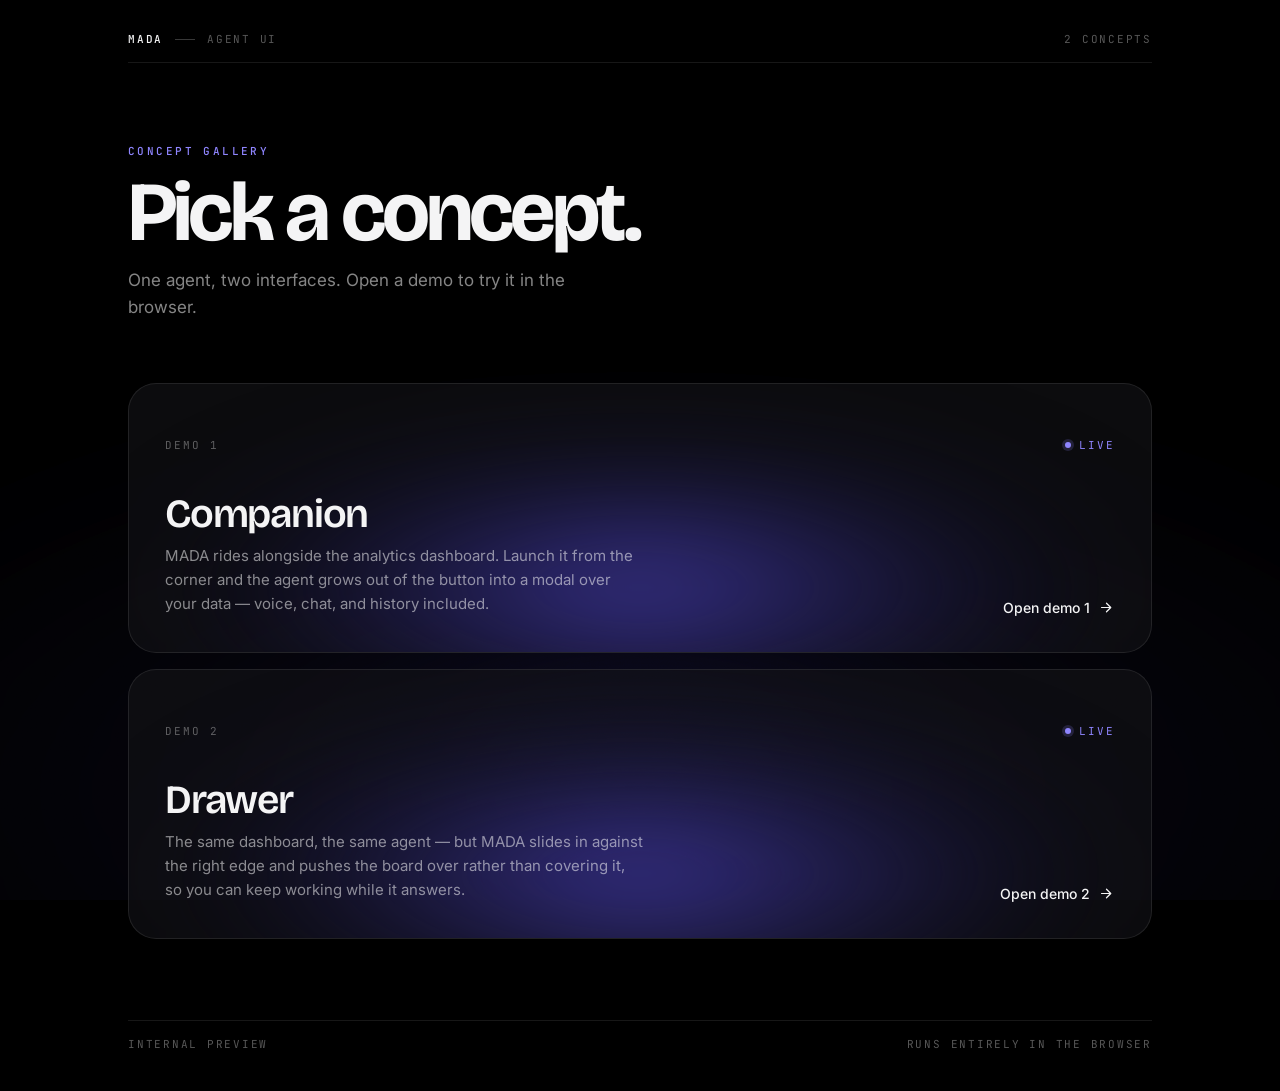
<file: index.html>
<!doctype html>
<!--
  MADA Agent — the whole preview in one file.

  Routes live in the hash and are mirrored onto <html data-view>, which is
  what every scoped style block below keys off:

    #/          gallery          concept picker
    #/demo-1    companion        agent flies out of the launcher as a modal
    #/demo-2    drawer           agent slides in and pushes the board aside
    #/agent     agent            MADA itself — chat, voice, history, scope

  Both demos share one dashboard; only the CSS decides whether the agent
  arrives as a modal or a drawer. The agent still runs in an iframe, which
  now points back at this same file at #/agent — so it keeps its own
  document, and the demos keep their isolation from it.

  Demo 2's drawer is narrower than demo 1's modal, so it frames the agent
  with ?layout=compact, which the agent reads off its own query string.
-->
<html lang="en" data-view="gallery">
  <head>
    <meta charset="UTF-8" />
    <meta name="viewport" content="width=device-width, initial-scale=1.0" />
    <title>MADA Agent — Concepts</title>
    <link rel="preconnect" href="https://fonts.googleapis.com" />
    <link rel="preconnect" href="https://fonts.gstatic.com" crossorigin />
    <link
      href="https://fonts.googleapis.com/css2?family=Bricolage+Grotesque:opsz,wght@12..96,600;12..96,700&family=Inter:wght@400;500;600&family=JetBrains+Mono:wght@400;500&display=swap"
      rel="stylesheet"
    />

    <style>
      /* ================================================================
         Shared base
         ================================================================ */

      *,
      *::before,
      *::after {
        box-sizing: border-box;
        margin: 0;
        padding: 0;
      }

      /*
       * The wrapper is layout-transparent, so each view's own root box sits
       * directly in the body exactly as it did back when the view was its
       * own page — percentage heights included.
       */
      .view {
        display: contents;
      }

      /* Only the routed view is in the document's flow. */
      .view[hidden] {
        display: none !important;
      }

      .sr-only {
        position: absolute;
        width: 1px;
        height: 1px;
        padding: 0;
        overflow: hidden;
        clip: rect(0 0 0 0);
        clip-path: inset(50%);
        white-space: nowrap;
        border: 0;
      }

      /* ================================================================
         Gallery view — the concept picker
         ================================================================ */

      html[data-view="gallery"] {
        --bg: #000000;
        --brand: #5c51ff;
        --brand-dark: #1a1748;
        --brand-deep: #12102e;
        --brand-mid: #2e2878;
        --brand-glow: #8f85ff;
        --brand-soft: #6e62ff;

        --ink: #f4f4f5;
        --ink-dim: rgba(255, 255, 255, 0.52);
        --ink-faint: rgba(255, 255, 255, 0.34);
        --hairline: rgba(255, 255, 255, 0.09);

        --ease: cubic-bezier(0.22, 1, 0.36, 1);
        --shell-width: min(64rem, 100%);

        background: var(--bg);
      }

      html[data-view="gallery"] body {
        min-height: 100dvh;
        font-family: Inter, system-ui, -apple-system, sans-serif;
        color: var(--ink);
        background: var(--bg);
        overflow-x: hidden;
        -webkit-font-smoothing: antialiased;
      }

      /* ---------- Field: the light the whole page sits in ---------- */

      /*
       * The whole field fades in as one atmosphere. Load motion lives here and
       * nowhere else, so the layers below are free to transition opacity and
       * transform on hover without an animation fill-state overriding them.
       */
      [data-view="gallery"] .field {
        position: fixed;
        inset: 0;
        z-index: 0;
        overflow: hidden;
        pointer-events: none;
        background: var(--bg);
        opacity: 0;
        animation: field-in 1.7s var(--ease) 0.15s forwards;
      }

      /*
       * Same radial recipe as the chat glow in the demo, anchored low so the
       * page reads as one continuous light source with the tiles above it.
       */
      [data-view="gallery"] .field__ambient {
        position: absolute;
        left: 50%;
        bottom: -34vh;
        width: min(120rem, 190%);
        height: 92vh;
        transform: translateX(-50%);
        opacity: 0.42;
        background: radial-gradient(
          ellipse 62% 60% at 50% 50%,
          color-mix(in srgb, var(--brand-mid) 78%, var(--brand)) 0%,
          color-mix(in srgb, var(--brand-dark) 72%, transparent) 22%,
          color-mix(in srgb, var(--brand-deep) 48%, transparent) 42%,
          transparent 82%
        );
        filter: blur(76px);
        transition:
          opacity 0.9s var(--ease),
          transform 1.2s var(--ease);
        will-change: opacity, transform;
      }

      [data-view="gallery"] .field__grain {
        position: absolute;
        inset: 0;
        opacity: 0.26;
        background-image: url("data:image/svg+xml,%3Csvg viewBox='0 0 256 256' xmlns='http://www.w3.org/2000/svg'%3E%3Cfilter id='n'%3E%3CfeTurbulence type='fractalNoise' baseFrequency='0.85' numOctaves='4' stitchTiles='stitch'/%3E%3C/filter%3E%3Crect width='100%25' height='100%25' filter='url(%23n)'/%3E%3C/svg%3E");
        background-size: 180px 180px;
        mix-blend-mode: overlay;
      }

      /* The lit tile feeds the room: hovering or focusing it raises the ambient. */
      [data-view="gallery"] body:has(.concept--lit .concept__face:hover) .field__ambient,
      [data-view="gallery"] body:has(.concept--lit .concept__face:focus-visible) .field__ambient {
        opacity: 0.54;
        transform: translateX(-50%) translateY(-2vh) scale(1.03);
      }

      @keyframes field-in {
        from {
          opacity: 0;
        }
        to {
          opacity: 1;
        }
      }

      @keyframes rise {
        from {
          opacity: 0;
          transform: translateY(1.5rem);
        }
        to {
          opacity: 1;
          transform: translateY(0);
        }
      }

      /* Opacity only — transform and filter stay free for the hover swell. */
      @keyframes ignite {
        from {
          opacity: 0;
        }
        to {
          opacity: 1;
        }
      }

      /* ---------- Shell ---------- */

      [data-view="gallery"] .shell {
        position: relative;
        z-index: 1;
        width: 100%;
        min-height: 100dvh;
        display: flex;
        flex-direction: column;
        gap: clamp(3rem, 9vh, 6rem);
        padding: clamp(1.25rem, 3vw, 2rem) clamp(1.25rem, 5vw, 3rem)
          clamp(1.5rem, 4vw, 2.5rem);
      }

      /* ---------- Top rail ---------- */

      [data-view="gallery"] .rail {
        display: flex;
        align-items: center;
        gap: 0.75rem;
        width: var(--shell-width);
        margin: 0 auto;
        padding-bottom: 1rem;
        border-bottom: 1px solid var(--hairline);
        font-family: "JetBrains Mono", ui-monospace, monospace;
        font-size: 0.6875rem;
        letter-spacing: 0.16em;
        text-transform: uppercase;
        animation: rise 0.7s var(--ease) 0.1s both;
      }

      [data-view="gallery"] .rail__mark {
        font-weight: 500;
        color: var(--ink);
      }

      [data-view="gallery"] .rail__rule {
        width: 1.25rem;
        height: 1px;
        background: rgba(255, 255, 255, 0.22);
      }

      [data-view="gallery"] .rail__label {
        color: var(--ink-faint);
      }

      [data-view="gallery"] .rail__count {
        margin-left: auto;
        color: var(--ink-faint);
      }

      /* ---------- Intro ---------- */

      [data-view="gallery"] .stage {
        width: var(--shell-width);
        margin: 0 auto;
        display: flex;
        flex-direction: column;
        gap: clamp(2.5rem, 7vh, 4.5rem);
      }

      [data-view="gallery"] .intro {
        display: flex;
        flex-direction: column;
        gap: 1rem;
        max-width: 38rem;
      }

      [data-view="gallery"] .eyebrow {
        font-family: "JetBrains Mono", ui-monospace, monospace;
        font-size: 0.6875rem;
        font-weight: 500;
        letter-spacing: 0.22em;
        text-transform: uppercase;
        color: var(--brand-glow);
        animation: rise 0.8s var(--ease) 0.18s both;
      }

      [data-view="gallery"] .title {
        font-family: "Bricolage Grotesque", Inter, sans-serif;
        font-weight: 700;
        font-size: clamp(2.75rem, 8vw, 5.25rem);
        line-height: 0.92;
        letter-spacing: -0.045em;
        color: var(--ink);
        animation: rise 0.9s var(--ease) 0.24s both;
      }

      [data-view="gallery"] .lede {
        font-size: 1.0625rem;
        line-height: 1.55;
        color: var(--ink-dim);
        max-width: 30rem;
        animation: rise 0.9s var(--ease) 0.32s both;
      }

      /* ---------- Concepts ---------- */

      [data-view="gallery"] .concepts {
        list-style: none;
        display: flex;
        flex-direction: column;
        gap: 1rem;
      }

      [data-view="gallery"] .concept {
        animation: rise 0.9s var(--ease) both;
      }

      [data-view="gallery"] .concept--lit {
        animation-delay: 0.42s;
      }

      [data-view="gallery"] .concept--unlit {
        animation-delay: 0.52s;
      }

      [data-view="gallery"] .concept__face {
        position: relative;
        display: grid;
        grid-template-columns: 1fr auto;
        grid-template-areas:
          "meta meta"
          "body body"
          "cta cta";
        gap: 1.5rem 2rem;
        isolation: isolate;
        overflow: hidden;
        padding: clamp(1.5rem, 3.5vw, 2.25rem);
        min-height: clamp(15rem, 30vh, 18rem);
        border-radius: 1.75rem;
        border: 1px solid var(--hairline);
        background: rgba(20, 20, 24, 0.62);
        color: inherit;
        text-decoration: none;
        transition:
          border-color 0.5s var(--ease),
          background-color 0.5s var(--ease),
          transform 0.5s var(--ease);
      }

      /* Glow rises from the bottom edge, the way it sits behind the chat box. */
      [data-view="gallery"] .concept__glow {
        position: absolute;
        left: 50%;
        bottom: 0;
        z-index: -1;
        width: 118%;
        height: 150%;
        transform: translate(-50%, 34%);
        pointer-events: none;
        background: radial-gradient(
          ellipse 54% 48% at 50% 50%,
          color-mix(in srgb, var(--brand-mid) 92%, var(--brand)) 0%,
          color-mix(in srgb, var(--brand-dark) 80%, transparent) 24%,
          color-mix(in srgb, var(--brand-deep) 52%, transparent) 44%,
          transparent 78%
        );
        filter: blur(52px);
        animation: ignite 1.4s var(--ease) 0.6s both;
        transition:
          transform 0.75s var(--ease),
          filter 0.75s var(--ease);
        will-change: transform, filter;
      }

      [data-view="gallery"] .concept__glow::after {
        content: "";
        position: absolute;
        inset: 0;
        background: radial-gradient(
          ellipse 46% 40% at 50% 50%,
          color-mix(in srgb, var(--brand-soft) 34%, transparent) 0%,
          transparent 76%
        );
        filter: blur(34px);
      }

      [data-view="gallery"] .concept--lit .concept__face:hover,
      [data-view="gallery"] .concept--lit .concept__face:focus-visible {
        border-color: color-mix(in srgb, var(--brand-glow) 34%, transparent);
        background: rgba(24, 22, 38, 0.68);
        transform: translateY(-2px);
      }

      [data-view="gallery"] .concept--lit .concept__face:hover .concept__glow,
      [data-view="gallery"] .concept--lit .concept__face:focus-visible .concept__glow {
        transform: translate(-50%, 25%) scale(1.06);
        filter: blur(46px);
      }

      [data-view="gallery"] .concept--lit .concept__face:focus-visible {
        outline: 2px solid var(--brand-glow);
        outline-offset: 3px;
      }

      [data-view="gallery"] .concept--unlit .concept__face {
        background: transparent;
        border-style: dashed;
        border-color: rgba(255, 255, 255, 0.14);
        cursor: default;
      }

      [data-view="gallery"] .concept__meta {
        grid-area: meta;
        display: flex;
        align-items: center;
        justify-content: space-between;
        gap: 1rem;
        font-family: "JetBrains Mono", ui-monospace, monospace;
        font-size: 0.6875rem;
        letter-spacing: 0.18em;
        text-transform: uppercase;
      }

      [data-view="gallery"] .concept__index {
        color: var(--ink-faint);
      }

      [data-view="gallery"] .status {
        display: inline-flex;
        align-items: center;
        gap: 0.5rem;
      }

      [data-view="gallery"] .status__dot {
        width: 0.375rem;
        height: 0.375rem;
        border-radius: 50%;
      }

      [data-view="gallery"] .status--live {
        color: var(--brand-glow);
      }

      [data-view="gallery"] .status--live .status__dot {
        background: var(--brand-glow);
        box-shadow: 0 0 0 3px
          color-mix(in srgb, var(--brand-glow) 18%, transparent);
      }

      [data-view="gallery"] .status--pending {
        color: var(--ink-faint);
      }

      [data-view="gallery"] .status--pending .status__dot {
        border: 1px solid rgba(255, 255, 255, 0.3);
      }

      [data-view="gallery"] .concept__body {
        grid-area: body;
        display: flex;
        flex-direction: column;
        gap: 0.625rem;
        align-self: end;
        max-width: 30rem;
      }

      [data-view="gallery"] .concept__name {
        font-family: "Bricolage Grotesque", Inter, sans-serif;
        font-weight: 600;
        font-size: clamp(1.75rem, 4vw, 2.5rem);
        line-height: 1;
        letter-spacing: -0.03em;
      }

      [data-view="gallery"] .concept--unlit .concept__name {
        color: rgba(255, 255, 255, 0.42);
      }

      [data-view="gallery"] .concept__desc {
        font-size: 0.9375rem;
        line-height: 1.6;
        color: var(--ink-dim);
      }

      [data-view="gallery"] .concept--unlit .concept__desc {
        color: var(--ink-faint);
      }

      [data-view="gallery"] .concept__cta {
        grid-area: cta;
        justify-self: start;
        display: inline-flex;
        align-items: center;
        gap: 0.5rem;
        font-size: 0.875rem;
        font-weight: 500;
        color: var(--ink);
      }

      [data-view="gallery"] .concept__cta svg {
        width: 1.0625rem;
        height: 1.0625rem;
        transition: transform 0.4s var(--ease);
      }

      [data-view="gallery"] .concept--lit .concept__face:hover .concept__cta svg,
      [data-view="gallery"] .concept--lit .concept__face:focus-visible .concept__cta svg {
        transform: translateX(0.3rem);
      }

      [data-view="gallery"] .concept__cta--inert {
        font-family: "JetBrains Mono", ui-monospace, monospace;
        font-size: 0.6875rem;
        font-weight: 400;
        letter-spacing: 0.18em;
        text-transform: uppercase;
        color: var(--ink-faint);
      }

      /* ---------- Foot ---------- */

      [data-view="gallery"] .foot {
        display: flex;
        gap: 0.75rem;
        width: var(--shell-width);
        margin: auto auto 0;
        padding-top: 1rem;
        border-top: 1px solid var(--hairline);
        font-family: "JetBrains Mono", ui-monospace, monospace;
        font-size: 0.6875rem;
        letter-spacing: 0.16em;
        text-transform: uppercase;
        color: var(--ink-faint);
        animation: rise 0.8s var(--ease) 0.6s both;
      }

      [data-view="gallery"] .foot__dim {
        margin-left: auto;
      }

      /* ---------- Wide: meta and cta share a row with the body ---------- */

      @media (min-width: 48rem) {
        [data-view="gallery"] .concept__face {
          grid-template-areas:
            "meta meta"
            "body cta";
          align-items: end;
        }

        [data-view="gallery"] .concept__cta {
          grid-area: cta;
          justify-self: end;
          align-self: end;
        }
      }

      @media (prefers-reduced-motion: reduce) {
        [data-view="gallery"] .field__ambient,
        [data-view="gallery"] .field__grain,
        [data-view="gallery"] .rail,
        [data-view="gallery"] .eyebrow,
        [data-view="gallery"] .title,
        [data-view="gallery"] .lede,
        [data-view="gallery"] .concept,
        [data-view="gallery"] .concept__glow,
        [data-view="gallery"] .field {
          animation: none;
        }

        [data-view="gallery"] .field,
        [data-view="gallery"] .concept__glow {
          opacity: 1;
        }

        [data-view="gallery"] .concept__glow,
        [data-view="gallery"] .concept__face,
        [data-view="gallery"] .concept__cta svg {
          transition: none;
        }
      }

      /* ================================================================
         Dashboard shell — shared by both demos.
         The demo blocks further down add the modal / the drawer.
         ================================================================ */

      html:is([data-view="demo-1"], [data-view="demo-2"]) {
        /* Surfaces — an app shell, a shade off the pure black of the agent itself */
        --void: #08080b;
        --surface: #131318;
        --surface-2: #17171d;
        --hairline: rgba(255, 255, 255, 0.08);
        --hairline-strong: rgba(255, 255, 255, 0.14);

        --ink: #f2f2f4;
        --ink-2: rgba(255, 255, 255, 0.62);
        --ink-3: rgba(255, 255, 255, 0.38);

        /* Brand — the same light the agent is made of */
        --brand: #5c51ff;
        --brand-glow: #8f85ff;
        --brand-mid: #2e2878;

        /* Skeleton */
        --sk-base: rgba(255, 255, 255, 0.055);
        --sk-radius: 0.375rem;

        --nav-width: 15rem;
        --radius: 1rem;
        --ease: cubic-bezier(0.22, 1, 0.36, 1);

        /* FAB → modal flight */
        --agent-duration: 0.62s;
        --agent-ease: cubic-bezier(0.32, 0.9, 0.28, 1);

        background: var(--void);
      }

      html:is([data-view="demo-1"], [data-view="demo-2"]) body {
        min-height: 100dvh;
        font-family: Inter, system-ui, -apple-system, sans-serif;
        font-size: 0.9375rem;
        color: var(--ink);
        background: var(--void);
        -webkit-font-smoothing: antialiased;
      }

      html:is([data-view="demo-1"], [data-view="demo-2"])
        :where(a, button, [tabindex]):focus-visible {
        outline: 2px solid var(--brand-glow);
        outline-offset: 2px;
        border-radius: 0.375rem;
      }

      /* ============ Skeleton ============ */

      /* Static placeholders — the board is scenery, so nothing in it moves. */
      .sk {
        position: relative;
        display: block;
        overflow: hidden;
        flex-shrink: 0;
        border-radius: var(--sk-radius);
        background: var(--sk-base);
      }

      .sk--text {
        height: 0.6875rem;
      }

      .sk--sm {
        height: 0.5rem;
        opacity: 0.75;
      }

      .sk--title {
        width: 9rem;
        height: 1.75rem;
        border-radius: 0.5rem;
      }

      .sk--value {
        width: 6.5rem;
        height: 1.625rem;
        border-radius: 0.5rem;
      }

      .sk--icon {
        width: 1.125rem;
        height: 1.125rem;
        border-radius: 0.3125rem;
      }

      .sk--avatar {
        width: 1.875rem;
        height: 1.875rem;
        border-radius: 50%;
      }

      .sk--control {
        width: 7.5rem;
        height: 2.125rem;
        border-radius: 0.625rem;
      }

      .sk--chip {
        width: 4.25rem;
        height: 1.125rem;
        border-radius: 999px;
      }

      .sk--spark {
        width: 100%;
        height: 2.75rem;
        border-radius: 0.5rem;
      }

      /* Columns share the plot width evenly — they must override the base
         flex-shrink:0, or twelve full-width bars blow the page out sideways. */
      .sk--col {
        flex: 1 1 0;
        min-width: 0;
        border-radius: 0.25rem 0.25rem 0.125rem 0.125rem;
        align-self: flex-end;
      }

      .sk--bar {
        height: 0.75rem;
        border-radius: 999px;
      }

      /* ============ Shell ============ */

      .app {
        display: grid;
        grid-template-columns: var(--nav-width) minmax(0, 1fr);
        min-height: 100dvh;
      }

      /* ============ Side navigation ============ */

      .sidenav {
        display: flex;
        flex-direction: column;
        gap: 2rem;
        padding: 1.5rem 1rem;
        border-right: 1px solid var(--hairline);
        background: var(--surface);
        position: sticky;
        top: 0;
        height: 100dvh;
      }

      .sidenav__brand {
        display: flex;
        align-items: center;
        gap: 0.625rem;
        padding: 0 0.5rem;
      }

      /* The one real thing in the shell: the agent's light, shrunk to a dot. */
      .sidenav__mark {
        width: 0.875rem;
        height: 0.875rem;
        border-radius: 50%;
        background: radial-gradient(
          circle at 40% 35%,
          var(--brand-glow) 0%,
          var(--brand) 55%,
          var(--brand-mid) 100%
        );
        box-shadow: 0 0 12px -1px
          color-mix(in srgb, var(--brand-glow) 70%, transparent);
      }

      .sidenav__wordmark {
        font-family: "JetBrains Mono", ui-monospace, monospace;
        font-size: 0.8125rem;
        font-weight: 500;
        letter-spacing: 0.2em;
      }

      .navskel {
        list-style: none;
        display: flex;
        flex-direction: column;
        gap: 0.125rem;
      }

      .navskel__row {
        display: flex;
        align-items: center;
        gap: 0.75rem;
        padding: 0.6875rem 0.75rem;
        border-radius: 0.625rem;
      }

      .navskel__row.is-current {
        background: color-mix(in srgb, var(--brand) 14%, transparent);
      }

      .sidenav__foot {
        margin-top: auto;
      }

      .account-skel {
        display: flex;
        align-items: center;
        gap: 0.625rem;
        padding: 0.625rem 0.75rem;
        border-radius: 0.625rem;
        border: 1px solid var(--hairline);
      }

      .account-skel__lines {
        display: flex;
        flex-direction: column;
        gap: 0.375rem;
        flex: 1;
        min-width: 0;
      }

      /* ============ Board ============ */

      .main {
        padding: 1.75rem clamp(1rem, 3vw, 2.25rem) 7rem;
        min-width: 0;
      }

      .board {
        display: flex;
        flex-direction: column;
        gap: 1.25rem;
      }

      .topbar {
        display: flex;
        align-items: flex-end;
        justify-content: space-between;
        gap: 1.5rem;
        flex-wrap: wrap;
        margin-bottom: 0.25rem;
      }

      .topbar__titles {
        display: flex;
        flex-direction: column;
        gap: 0.625rem;
      }

      .topbar__tools {
        display: flex;
        align-items: center;
        gap: 1rem;
      }

      .widget {
        display: flex;
        flex-direction: column;
        gap: 1.125rem;
        padding: 1.25rem;
        border-radius: var(--radius);
        border: 1px solid var(--hairline);
        background: var(--surface);
        min-width: 0;
      }

      .widget__head {
        display: flex;
        flex-direction: column;
        gap: 0.5rem;
      }

      /* Stat tiles */

      .tiles {
        display: grid;
        grid-template-columns: repeat(auto-fit, minmax(13rem, 1fr));
        gap: 1rem;
      }

      .tile {
        gap: 0.75rem;
        padding-bottom: 0;
        min-height: 10rem;
        overflow: hidden;
      }

      .tile .sk--spark {
        margin: auto -1.25rem 0;
        width: auto;
        border-radius: 0;
      }

      /* Charts */

      .charts {
        display: grid;
        grid-template-columns: minmax(0, 1.55fr) minmax(0, 1fr);
        gap: 1rem;
      }

      .plot {
        flex: 1;
      }

      .plot--columns {
        display: flex;
        align-items: flex-end;
        gap: clamp(0.25rem, 1.2vw, 0.75rem);
        height: 11rem;
      }

      .plot__axis {
        display: flex;
        justify-content: space-between;
        padding-top: 0.125rem;
      }

      .plot--bars {
        display: flex;
        flex-direction: column;
        justify-content: center;
        gap: 1.125rem;
        min-height: 11rem;
      }

      .barrow {
        display: flex;
        flex-direction: column;
        gap: 0.5rem;
      }

      /* Table */

      .rows {
        display: flex;
        flex-direction: column;
      }

      .row {
        display: grid;
        grid-template-columns: minmax(0, 2.4fr) minmax(0, 1.2fr) 5rem minmax(
            0,
            1fr
          );
        align-items: center;
        gap: 1.5rem;
        padding: 0.9375rem 0;
        border-bottom: 1px solid var(--hairline);
      }

      .row--head {
        padding-top: 0;
      }

      .row:last-child {
        border-bottom: 0;
        padding-bottom: 0;
      }

      /* ============ FAB ============ */

      .fab {
        position: fixed;
        right: clamp(1rem, 2.5vw, 1.75rem);
        bottom: clamp(1rem, 2.5vw, 1.75rem);
        z-index: 40;
        display: inline-flex;
        align-items: center;
        gap: 0.625rem;
        height: 3.5rem;
        padding: 0 1.25rem;
        border: 1px solid color-mix(in srgb, var(--brand-glow) 34%, transparent);
        border-radius: 999px;
        background: color-mix(in srgb, var(--brand) 26%, #0d0d12);
        color: var(--ink);
        font-family: Inter, sans-serif;
        font-size: 0.875rem;
        font-weight: 500;
        cursor: pointer;
        box-shadow: 0 10px 30px -8px rgba(0, 0, 0, 0.7);
        transition:
          transform 0.34s var(--ease),
          opacity 0.28s var(--ease),
          background-color 0.34s var(--ease),
          border-color 0.34s var(--ease);
      }

      .fab:hover {
        transform: translateY(-2px);
        background: color-mix(in srgb, var(--brand) 34%, #0d0d12);
        border-color: color-mix(in srgb, var(--brand-glow) 48%, transparent);
      }

      .fab__icon {
        width: 1.125rem;
        height: 1.125rem;
        fill: var(--brand-glow);
        flex-shrink: 0;
      }

      /* The launcher collapses into the light it just released. */
      body.agent-open .fab {
        transform: scale(0.55);
        opacity: 0;
        pointer-events: none;
        transition:
          transform 0.3s var(--ease),
          opacity 0.22s var(--ease);
      }

      /* ============ Agent surface (shared chrome) ============ */

      /* Each concept sets its own layout on .overlay: demo 1 centres the panel,
         demo 2 pins it to the right edge. */
      .overlay {
        position: fixed;
        inset: 0;
        z-index: 50;
        display: flex;
        visibility: hidden;
        pointer-events: none;
      }

      .overlay.is-open {
        visibility: visible;
        pointer-events: auto;
      }

      .overlay__scrim {
        position: absolute;
        inset: 0;
        background: rgba(4, 4, 7, 0.62);
        backdrop-filter: blur(6px);
        -webkit-backdrop-filter: blur(6px);
        opacity: 0;
        transition: opacity var(--agent-duration) var(--agent-ease);
      }

      .overlay.is-open .overlay__scrim {
        opacity: 1;
      }

      .agent__chrome {
        display: flex;
        align-items: center;
        justify-content: space-between;
        gap: 1rem;
        flex-shrink: 0;
        padding: 0.75rem 0.75rem 0.75rem 1.25rem;
        border-bottom: 1px solid rgba(255, 255, 255, 0.07);
      }

      .agent__title {
        font-family: "JetBrains Mono", ui-monospace, monospace;
        font-size: 0.75rem;
        font-weight: 500;
        letter-spacing: 0.2em;
        color: var(--ink-2);
      }

      .agent__close {
        display: grid;
        place-items: center;
        width: 2rem;
        height: 2rem;
        border: 0;
        border-radius: 0.5rem;
        background: transparent;
        color: var(--ink-2);
        cursor: pointer;
        transition:
          background-color 0.2s var(--ease),
          color 0.2s var(--ease);
      }

      .agent__close:hover {
        background: rgba(255, 255, 255, 0.08);
        color: var(--ink);
      }

      .agent__close svg {
        width: 1rem;
        height: 1rem;
        fill: none;
        stroke: currentColor;
        stroke-width: 1.75;
        stroke-linecap: round;
      }

      .agent__frame {
        flex: 1;
        min-height: 0;
      }

      .agent__iframe {
        display: block;
        width: 100%;
        height: 100%;
        border: 0;
      }

      /* ============ Responsive ============ */

      @media (max-width: 60rem) {
        .charts {
          grid-template-columns: minmax(0, 1fr);
        }
      }

      @media (max-width: 48rem) {
        .app {
          grid-template-columns: minmax(0, 1fr);
        }

        .sidenav {
          position: static;
          height: auto;
          flex-direction: row;
          align-items: center;
          gap: 1rem;
          overflow-x: auto;
          border-right: 0;
          border-bottom: 1px solid var(--hairline);
        }

        .navskel {
          flex-direction: row;
          gap: 0.25rem;
        }

        .navskel__row .sk--text {
          width: 3.5rem !important;
        }

        .sidenav__foot {
          margin-top: 0;
          margin-left: auto;
        }

        .account-skel__lines {
          display: none;
        }

        .row {
          grid-template-columns: minmax(0, 2fr) 4.5rem minmax(0, 1fr);
          gap: 1rem;
        }

        .row > :nth-child(2) {
          display: none;
        }

        .fab__label {
          display: none;
        }

        .fab {
          width: 3.5rem;
          padding: 0;
          justify-content: center;
        }
      }

      @media (prefers-reduced-motion: reduce) {
        .fab {
          transition: none;
        }
      }

      /* ================================================================
         Concept 1 — the agent grows out of the launcher and settles as a
         modal.
         ================================================================ */

      [data-view="demo-1"] .overlay {
        align-items: center;
        justify-content: center;
        padding: clamp(0.75rem, 2vw, 1.5rem);
      }

      /*
       * Resting state IS the collapsed-into-the-FAB state: the JS writes the
       * offset and scale that map this panel onto the launcher, so opening is
       * just a return to identity. Closing replays it in reverse for free.
       */
      [data-view="demo-1"] .agent {
        position: relative;
        z-index: 1;
        display: flex;
        flex-direction: column;
        width: min(70rem, 100%);
        height: min(46rem, 100%);
        overflow: hidden;
        border: 1px solid var(--hairline-strong);
        background: #000;
        transform-origin: 50% 50%;
        transform: translate(var(--fab-dx, 0px), var(--fab-dy, 0px))
          scale(var(--fab-scale, 0.06));
        border-radius: 999px;
        opacity: 0;
        box-shadow: 0 40px 80px -24px rgba(0, 0, 0, 0.85);
        transition:
          transform var(--agent-duration) var(--agent-ease),
          border-radius var(--agent-duration) var(--agent-ease),
          opacity 0.3s var(--agent-ease);
      }

      [data-view="demo-1"] .overlay.is-open .agent {
        transform: none;
        border-radius: 1.25rem;
        opacity: 1;
      }

      /* Contents fade in behind the flight so the panel never looks squashed. */
      [data-view="demo-1"] .agent__chrome,
      [data-view="demo-1"] .agent__frame {
        opacity: 0;
        transition: opacity 0.3s var(--agent-ease);
      }

      [data-view="demo-1"] .overlay.is-open .agent__chrome,
      [data-view="demo-1"] .overlay.is-open .agent__frame {
        opacity: 1;
        transition-delay: 0.26s;
      }

      @media (prefers-reduced-motion: reduce) {
        [data-view="demo-1"] .agent {
          transition:
            opacity 0.2s linear,
            border-radius 0.001s linear;
          transform: none;
          border-radius: 1.25rem;
        }

        [data-view="demo-1"] .overlay.is-open .agent {
          transform: none;
        }

        [data-view="demo-1"] .agent__chrome,
        [data-view="demo-1"] .agent__frame,
        [data-view="demo-1"] .overlay__scrim {
          transition-duration: 0.2s;
          transition-delay: 0s;
        }
      }

      /* ================================================================
         Concept 2 — the agent slides in against the right edge and pushes
         the board aside rather than covering it.
         ================================================================ */

      html[data-view="demo-2"] {
        --drawer-w: min(36rem, 100vw);
      }

      [data-view="demo-2"] .overlay {
        justify-content: flex-end;
      }

      /*
       * Non-modal: the board stays visible and usable beside the drawer, so the
       * full-viewport overlay must not swallow pointer events — only the panel
       * itself takes them back.
       */
      [data-view="demo-2"] .overlay.is-open {
        pointer-events: none;
      }

      [data-view="demo-2"] .overlay__scrim {
        display: none;
      }

      /*
       * Rest position is off-screen, so opening is a return to identity and
       * closing replays it in reverse — no second keyframe set, and an
       * interrupted open reverses from wherever it happens to be.
       */
      [data-view="demo-2"] .agent {
        position: relative;
        z-index: 1;
        pointer-events: auto;
        display: flex;
        flex-direction: column;
        width: var(--drawer-w);
        height: 100%;
        overflow: hidden;
        border-left: 1px solid var(--hairline-strong);
        border-radius: 1.25rem 0 0 1.25rem;
        background: #000;
        transform: translateX(100%);
        box-shadow: -30px 0 70px -30px rgba(0, 0, 0, 0.9);
        transition: transform var(--agent-duration) var(--agent-ease);
      }

      [data-view="demo-2"] .overlay.is-open .agent {
        transform: none;
      }

      /* The push. The drawer is fixed, so the board yields room by padding. */
      [data-view="demo-2"] .app {
        transition: padding-right var(--agent-duration) var(--agent-ease);
      }

      [data-view="demo-2"] body.agent-open .app {
        padding-right: var(--drawer-w);
      }

      /* Too narrow to seat the board and the drawer side by side — let the
         drawer cover instead, and bring the scrim back so it reads as modal. */
      @media (max-width: 68rem) {
        /* Covering, not pushing — so leave some board showing behind it. */
        html[data-view="demo-2"] {
          --drawer-w: min(32rem, 92vw);
        }

        [data-view="demo-2"] body.agent-open .app {
          padding-right: 0;
        }

        [data-view="demo-2"] .overlay.is-open {
          pointer-events: auto;
        }

        [data-view="demo-2"] .overlay__scrim {
          display: block;
        }
      }

      @media (max-width: 30rem) {
        [data-view="demo-2"] .agent {
          border-radius: 0;
          border-left: 0;
        }
      }

      @media (prefers-reduced-motion: reduce) {
        [data-view="demo-2"] .agent,
        [data-view="demo-2"] .app {
          transition: none;
        }

        [data-view="demo-2"] .agent {
          transform: none;
        }

        [data-view="demo-2"] .overlay__scrim {
          transition-duration: 0.2s;
        }
      }

      /* ================================================================
         The agent itself — what the demos frame at #/agent
         ================================================================ */

      html[data-view="agent"] {
        /* --bg: #121212; */
        --bg: #000000;
        --brand: #5c51ff;
        --brand-dark: #1a1748;
        --brand-deep: #12102e;
        --brand-mid: #2e2878;
        --brand-glow: #8f85ff;
        --brand-soft: #6e62ff;
        --chat-move-duration: 1.15s;
        --chat-move-ease: cubic-bezier(0.22, 1, 0.36, 1);
        --chat-input-max-height: clamp(6rem, 22vh, 7.5rem);
        --history-rail-width: 3.25rem;
        --history-panel-width: min(17rem, 78vw);
        --history-panel-radius: 1.125rem;
        --history-panel-duration: 0.42s;
        --history-panel-ease: cubic-bezier(0.22, 1, 0.36, 1);

        width: 100%;
        height: 100%;
        background: var(--bg);
      }

      [data-view="agent"] body {
        width: 100%;
        min-height: 100%;
        min-height: 100dvh;
        font-family:
          Inter,
          system-ui,
          -apple-system,
          sans-serif;
        color: #fff;
        background: var(--bg);
        overflow-x: hidden;
        overflow-y: auto;
      }

      [data-view="agent"] body:has(.page.is-chat-active) {
        height: 100dvh;
        height: 100svh;
        min-height: 0;
        overflow: hidden;
      }

      [data-view="agent"] .page {
        position: relative;
        width: 100%;
        min-height: 100dvh;
        min-height: 100svh;
        display: flex;
        align-items: center;
        justify-content: center;
        padding: clamp(1rem, 4vw, 2rem) clamp(0.75rem, 3vw, 1.5rem);
        /* The history rail is fixed on the left, so always clear its width —
           otherwise it sits on top of the content in a narrow embed. */
        padding-left: max(
          clamp(0.75rem, 3vw, 1.5rem),
          var(--history-rail-width)
        );
        isolation: isolate;
        transition: padding var(--chat-move-duration) var(--chat-move-ease);
      }

      [data-view="agent"] .page.is-chat-active {
        align-items: flex-end;
        justify-content: center;
        height: 100dvh;
        height: 100svh;
        min-height: 0;
        max-height: 100dvh;
        max-height: 100svh;
        overflow: hidden;
        padding: 0 clamp(0.75rem, 3vw, 1.5rem) clamp(1.25rem, 4vw, 2rem);
        padding-left: max(
          clamp(0.75rem, 3vw, 1.5rem),
          var(--history-rail-width)
        );
      }

      /* Snap layout instantly during slide — only transform moves on .chat-session */
      [data-view="agent"] .page.is-chat-entering,
      [data-view="agent"] .page.is-chat-entering .content,
      [data-view="agent"] .page.is-chat-entering .chat-session,
      [data-view="agent"] .page.is-chat-entering .messages,
      [data-view="agent"] .page.is-chat-entering .chat-area .chat-glow {
        transition: none !important;
      }

      [data-view="agent"] .page.is-chat-entering .content__hero {
        transition: opacity calc(var(--chat-move-duration) * 0.55)
          var(--chat-move-ease) !important;
        transform: none !important;
      }

      [data-view="agent"] .page.is-chat-entering .message {
        animation: none;
      }

      /* Background */
      [data-view="agent"] .background {
        pointer-events: none;
        position: fixed;
        inset: 0;
        width: 100%;
        height: 100%;
        z-index: 0;
        overflow: hidden;
        background: var(--bg);
      }

      @keyframes pattern-fade {
        from {
          opacity: 0;
        }
        to {
          opacity: 0.28;
        }
      }

      @keyframes chat-glow-in {
        from {
          opacity: 0;
          transform: translate(-50%, -50%) scale(0.88);
        }
        to {
          opacity: 1;
          transform: translate(-50%, -50%) scale(1);
        }
      }

      /*
       * The glow shrinks down to the chat box footprint. Since the box sits
       * above it in z-order, the sides and bottom get occluded by the box
       * itself, reading as the glow sliding behind it. A slight upward bias
       * leaves the remaining light escaping only above the top edge.
       */
      @keyframes glow-collapse-behind {
        0% {
          opacity: 1;
          transform: translate(-50%, -50%) scale(1);
          filter: blur(64px);
        }
        55% {
          opacity: 1;
          transform: translate(-50%, -52.5%) scale(0.6, 0.45);
          filter: blur(48px);
        }
        100% {
          opacity: 0.95;
          transform: translate(-50%, -56.25%) scale(0.46, 0.16);
          filter: blur(26px);
        }
      }

      @keyframes glow-release-from-behind {
        0% {
          opacity: 0.95;
          transform: translate(-50%, -56.25%) scale(0.46, 0.16);
          filter: blur(26px);
        }
        45% {
          opacity: 1;
          transform: translate(-50%, -52.5%) scale(0.6, 0.45);
          filter: blur(48px);
        }
        100% {
          opacity: 1;
          transform: translate(-50%, -50%) scale(1);
          filter: blur(64px);
        }
      }

      [data-view="agent"] .background__pattern {
        position: absolute;
        inset: 0;
        opacity: 0;
        background-image: url("data:image/svg+xml,%3Csvg viewBox='0 0 256 256' xmlns='http://www.w3.org/2000/svg'%3E%3Cfilter id='n'%3E%3CfeTurbulence type='fractalNoise' baseFrequency='0.85' numOctaves='4' stitchTiles='stitch'/%3E%3C/filter%3E%3Crect width='100%25' height='100%25' filter='url(%23n)'/%3E%3C/svg%3E");
        background-size: 180px 180px;
        mix-blend-mode: overlay;
        animation: pattern-fade 1.8s cubic-bezier(0.22, 1, 0.36, 1) 0.3s forwards;
      }

      [data-view="agent"] .chat-area {
        position: relative;
        z-index: 1;
        width: 100%;
      }

      [data-view="agent"] .chat-glow {
        position: absolute;
        left: 50%;
        top: 54%;
        width: 240%;
        height: 480%;
        max-width: 72rem;
        transform: translate(-50%, -50%);
        pointer-events: none;
        z-index: 0;
        opacity: 0;
        animation: chat-glow-in 1.4s cubic-bezier(0.22, 1, 0.36, 1) forwards;
        will-change: transform, opacity, filter;
        background: radial-gradient(
          ellipse 82% 68% at 50% 50%,
          color-mix(in srgb, var(--brand-mid) 90%, var(--brand)) 0%,
          color-mix(in srgb, var(--brand-dark) 85%, transparent) 20%,
          color-mix(in srgb, var(--brand-deep) 55%, transparent) 38%,
          transparent 88%
        );
        filter: blur(64px);
      }

      /* After the intro animation has played once, freeze its end state so
         class toggles below never replay the page-load fade-in. */
      [data-view="agent"] .chat-area.glow-settled .chat-glow {
        animation: none;
        opacity: 1;
        transform: translate(-50%, -50%) scale(1);
        filter: blur(64px);
      }

      [data-view="agent"] .chat-area.is-glow-converging .chat-glow {
        animation: glow-collapse-behind 1.1s cubic-bezier(0.5, 0.05, 0.2, 1)
          forwards;
      }

      [data-view="agent"]
        .chat-area.is-listening:not(.is-glow-converging)
        .chat-glow {
        animation: none;
        opacity: 0.95;
        transform: translate(-50%, -56.25%) scale(0.46, 0.16);
        filter: blur(26px);
      }

      [data-view="agent"] .chat-area.is-glow-expanding .chat-glow {
        animation: glow-release-from-behind 1s cubic-bezier(0.22, 1, 0.36, 1)
          forwards;
      }

      [data-view="agent"] .chat-glow::after {
        content: "";
        position: absolute;
        inset: 0;
        background: radial-gradient(
          ellipse 78% 64% at 50% 50%,
          color-mix(in srgb, var(--brand-soft) 32%, transparent) 0%,
          transparent 84%
        );
        filter: blur(40px);
      }

      @media (prefers-reduced-motion: reduce) {
        [data-view="agent"] .page,
        [data-view="agent"] .content,
        [data-view="agent"] .content__hero,
        [data-view="agent"] .messages,
        [data-view="agent"] .chat-session,
        [data-view="agent"] .page.is-chat-active .chat-glow,
        [data-view="agent"] .page.is-chat-entering .content__hero {
          transition: none;
        }

        [data-view="agent"] .message {
          animation: none;
        }

        [data-view="agent"] .typing-dot {
          animation: none;
        }

        [data-view="agent"] .background__pattern,
        [data-view="agent"] .chat-glow {
          animation: none;
          opacity: 1;
        }

        [data-view="agent"] .background__pattern {
          opacity: 0.28;
        }

        [data-view="agent"] .chat-area.is-glow-converging .chat-glow,
        [data-view="agent"] .chat-area.is-glow-expanding .chat-glow {
          animation: none;
        }

        [data-view="agent"] .chat-area.is-listening .chat-glow {
          animation: none;
          opacity: 0.95;
          transform: translate(-50%, -56.25%) scale(0.46, 0.16);
          filter: blur(26px);
        }

        [data-view="agent"] .voice-wave,
        [data-view="agent"] .content {
          transition: none;
        }
      }

      [data-view="agent"] .content {
        position: relative;
        z-index: 1;
        width: 100%;
        max-width: min(42rem, 100%);
        display: flex;
        flex-direction: column;
        align-items: center;
        text-align: center;
        gap: clamp(1.25rem, 4vw, 2rem);
        overflow: visible;
        transition:
          gap var(--chat-move-duration) var(--chat-move-ease),
          transform var(--chat-move-duration) var(--chat-move-ease),
          height var(--chat-move-duration) var(--chat-move-ease),
          max-width var(--chat-move-duration) var(--chat-move-ease);
      }

      [data-view="agent"] .page.is-chat-active .content {
        height: 100%;
        min-height: 0;
        max-height: 100%;
        gap: 0;
        justify-content: flex-end;
        overflow: hidden;
        max-width: min(48rem, 100%);
      }

      [data-view="agent"] .content__hero {
        width: 100%;
        transition:
          opacity calc(var(--chat-move-duration) * 0.65) var(--chat-move-ease),
          transform var(--chat-move-duration) var(--chat-move-ease),
          max-height var(--chat-move-duration) var(--chat-move-ease),
          margin var(--chat-move-duration) var(--chat-move-ease);
      }

      [data-view="agent"] .page.is-chat-active .content__hero {
        opacity: 0;
        transform: translateY(-1.25rem) scale(0.96);
        max-height: 0;
        margin: 0;
        overflow: hidden;
        pointer-events: none;
      }

      [data-view="agent"] .chat-session {
        width: 100%;
        display: flex;
        flex-direction: column;
        transition: flex var(--chat-move-duration) var(--chat-move-ease);
      }

      [data-view="agent"] .page.is-chat-active .chat-session {
        flex: 1;
        min-height: 0;
        justify-content: flex-end;
      }

      [data-view="agent"] .messages {
        display: flex;
        flex-direction: column;
        gap: 0.875rem;
        width: 100%;
        max-height: 0;
        opacity: 0;
        overflow: hidden;
        padding: 0 0.25rem;
        text-align: left;
        transition:
          max-height var(--chat-move-duration) var(--chat-move-ease),
          opacity calc(var(--chat-move-duration) * 0.7) var(--chat-move-ease)
            0.12s,
          padding var(--chat-move-duration) var(--chat-move-ease);
        scrollbar-width: thin;
        scrollbar-color: rgba(255, 255, 255, 0.15) transparent;
      }

      [data-view="agent"] .page.is-chat-active .messages {
        flex: 1;
        min-height: 0;
        max-height: none;
        opacity: 1;
        overflow-x: hidden;
        overflow-y: auto;
        overscroll-behavior: contain;
        padding: clamp(1.5rem, 6vw, 3rem) 0.25rem 0.75rem;
        mask-image: linear-gradient(
          to bottom,
          transparent,
          #000 1.5rem,
          #000 calc(100% - 0.5rem),
          transparent
        );
      }

      [data-view="agent"] .message {
        display: flex;
        width: 100%;
        animation: message-in 0.45s cubic-bezier(0.22, 1, 0.36, 1) both;
      }

      [data-view="agent"] .message--user {
        justify-content: flex-end;
      }

      [data-view="agent"] .message--assistant {
        justify-content: flex-start;
      }

      [data-view="agent"] .message__bubble {
        max-width: min(85%, 28rem);
        padding: 0.75rem 1rem;
        border-radius: 1.25rem;
        font-size: 0.9375rem;
        line-height: 1.5;
        word-break: break-word;
      }

      [data-view="agent"] .message--user .message__bubble {
        background: color-mix(in srgb, var(--brand) 72%, #2a2a2e);
        color: #fff;
        border-bottom-right-radius: 0.375rem;
        box-shadow: 0 4px 16px -6px
          color-mix(in srgb, var(--brand) 40%, transparent);
      }

      [data-view="agent"] .message--assistant .message__bubble {
        background: rgba(255, 255, 255, 0.06);
        color: rgba(255, 255, 255, 0.92);
        border: 1px solid rgba(255, 255, 255, 0.08);
        border-bottom-left-radius: 0.375rem;
      }

      [data-view="agent"] .message--typing .message__bubble {
        display: inline-flex;
        align-items: center;
        gap: 0.3rem;
        padding: 0.875rem 1.125rem;
        min-width: 3.5rem;
      }

      [data-view="agent"] .typing-dot {
        width: 0.4rem;
        height: 0.4rem;
        border-radius: 50%;
        background: rgba(255, 255, 255, 0.45);
        animation: typing-bounce 1.2s ease-in-out infinite;
      }

      [data-view="agent"] .typing-dot:nth-child(2) {
        animation-delay: 0.15s;
      }

      [data-view="agent"] .typing-dot:nth-child(3) {
        animation-delay: 0.3s;
      }

      @keyframes message-in {
        from {
          opacity: 0;
          transform: translateY(0.75rem);
        }
        to {
          opacity: 1;
          transform: translateY(0);
        }
      }

      @keyframes typing-bounce {
        0%,
        60%,
        100% {
          transform: translateY(0);
          opacity: 0.45;
        }
        30% {
          transform: translateY(-0.35rem);
          opacity: 1;
        }
      }

      [data-view="agent"] .page.is-chat-active .chat-area {
        flex-shrink: 0;
        padding-top: 0.25rem;
        overflow: hidden;
      }

      [data-view="agent"] .page.is-chat-active .chat-box:focus-within {
        transform: none;
        padding: 0.75rem;
        gap: 0.5rem;
      }

      [data-view="agent"] .page.is-chat-active .chat-glow {
        opacity: 0.35;
        filter: blur(40px);
        transform: translate(-50%, -50%) scale(0.7);
        transition:
          opacity var(--chat-move-duration) var(--chat-move-ease),
          filter var(--chat-move-duration) var(--chat-move-ease),
          transform var(--chat-move-duration) var(--chat-move-ease);
      }

      [data-view="agent"] .page.is-chat-active .chat-area.glow-settled .chat-glow {
        opacity: 0.35;
        transform: translate(-50%, -50%) scale(0.7);
        filter: blur(40px);
      }

      [data-view="agent"] .content:has(.chat-area.is-glow-converging),
      [data-view="agent"] .content:has(.chat-area.is-listening) {
        gap: clamp(3rem, 9vw, 4.75rem);
        transform: translateY(-1.5rem);
      }

      [data-view="agent"] .content:has(.chat-area.is-glow-expanding) {
        gap: clamp(1.25rem, 4vw, 2rem);
        transform: translateY(0);
      }

      [data-view="agent"]
        .page.is-chat-active
        .content:has(.chat-area.is-glow-converging),
      [data-view="agent"]
        .page.is-chat-active
        .content:has(.chat-area.is-listening),
      [data-view="agent"]
        .page.is-chat-active
        .content:has(.chat-area.is-glow-expanding) {
        gap: 0;
        transform: none;
      }

      [data-view="agent"] .heading {
        position: relative;
        z-index: 3;
        color: #f4f4f5;
        font-size: clamp(1.5rem, 4vw, 1.875rem);
        font-weight: 500;
        line-height: 1.15;
        letter-spacing: -0.02em;
      }

      /* Sits below center, closer to the chat box than the heading. */
      [data-view="agent"] .voice-wave {
        position: absolute;
        left: 0;
        right: 0;
        width: 100%;
        height: clamp(4.5rem, 9vw, 5.75rem);
        pointer-events: none;
        z-index: 4;
        opacity: 0;
        visibility: hidden;
        overflow: visible;
        background: transparent;
        transform: translateY(calc(-50% + 10px)) scaleY(0.55);
        transform-origin: 50% 50%;
        transition:
          opacity 0.6s cubic-bezier(0.22, 1, 0.36, 1),
          visibility 0.6s cubic-bezier(0.22, 1, 0.36, 1),
          transform 0.9s cubic-bezier(0.22, 1, 0.36, 1);
        -webkit-mask-image:
          linear-gradient(to bottom, transparent, #000 22%, #000 78%, transparent),
          linear-gradient(to right, transparent, #000 16%, #000 84%, transparent);
        -webkit-mask-composite: source-in;
        mask-image:
          linear-gradient(to bottom, transparent, #000 22%, #000 78%, transparent),
          linear-gradient(to right, transparent, #000 16%, #000 84%, transparent);
        mask-composite: intersect;
      }

      [data-view="agent"] .content:has(.chat-area.is-glow-converging) .voice-wave,
      [data-view="agent"] .content:has(.chat-area.is-listening) .voice-wave {
        opacity: 1;
        visibility: visible;
        transform: translateY(-50%) scaleY(1);
        transition-delay: 0.55s, 0.55s, 0.55s;
      }

      [data-view="agent"] .content:has(.chat-area.is-glow-expanding) .voice-wave {
        opacity: 0;
        visibility: hidden;
        transform: translateY(calc(-50% + 8px)) scaleY(0.5);
        transition:
          opacity 0.45s cubic-bezier(0.4, 0, 0.2, 1),
          visibility 0.45s cubic-bezier(0.4, 0, 0.2, 1),
          transform 0.6s cubic-bezier(0.4, 0, 0.2, 1);
      }

      [data-view="agent"] .voice-wave canvas {
        display: block;
        background: transparent;
      }

      /* Chat box */
      [data-view="agent"] .chat-box {
        position: relative;
        z-index: 1;
        width: 100%;
        overflow: visible;
        display: flex;
        flex-direction: column;
        gap: 0.5rem;
        padding: 0.75rem;
        border-radius: 1.75rem;
        background: rgba(28, 28, 30, 0.92);
        border: 1px solid rgba(255, 255, 255, 0.08);
        box-shadow:
          0 20px 25px -5px rgba(0, 0, 0, 0.25),
          0 0 0 1px rgba(0, 0, 0, 0.88);
        text-align: left;
        transform: scale(1);
        transform-origin: center center;
        transition:
          transform 0.5s cubic-bezier(0.22, 1, 0.36, 1),
          padding 0.5s cubic-bezier(0.22, 1, 0.36, 1),
          gap 0.5s cubic-bezier(0.22, 1, 0.36, 1),
          background 0.5s cubic-bezier(0.22, 1, 0.36, 1),
          border-color 0.5s cubic-bezier(0.22, 1, 0.36, 1),
          box-shadow 0.5s cubic-bezier(0.22, 1, 0.36, 1);
      }

      [data-view="agent"] .chat-box:focus-within {
        transform: scale(1.025);
        padding: 1rem 1.125rem;
        gap: 0.625rem;
        background: rgba(34, 34, 36, 0.97);
        border-color: rgba(255, 255, 255, 0.14);
        box-shadow:
          0 28px 48px -12px rgba(0, 0, 0, 0.45),
          0 0 0 1px rgba(255, 255, 255, 0.06),
          0 0 56px -16px color-mix(in srgb, var(--brand-soft) 22%, transparent);
      }

      [data-view="agent"] .chat-box__input-wrap {
        position: relative;
        min-height: 38px;
        transition: min-height 0.5s cubic-bezier(0.22, 1, 0.36, 1);
      }

      [data-view="agent"] .chat-box:focus-within .chat-box__input-wrap {
        min-height: 44px;
      }

      @media (prefers-reduced-motion: reduce) {
        [data-view="agent"] .chat-box,
        [data-view="agent"] .chat-box__input-wrap {
          transition: none;
        }

        [data-view="agent"] .chat-box:focus-within {
          transform: none;
        }
      }

      [data-view="agent"] .chat-box__placeholder {
        position: absolute;
        inset: 0;
        padding: 0.5rem;
        color: rgba(255, 255, 255, 0.45);
        font-size: 1rem;
        line-height: 1.375;
        pointer-events: none;
        transition: opacity 0.2s;
        white-space: nowrap;
        overflow: hidden;
        text-overflow: ellipsis;
      }

      [data-view="agent"] .chat-box__placeholder.is-hidden {
        opacity: 0;
      }

      [data-view="agent"] .chat-box__placeholder-cursor {
        display: inline-block;
        width: 1px;
        height: 1em;
        margin-left: 1px;
        vertical-align: text-bottom;
        background: rgba(255, 255, 255, 0.45);
        animation: cursor-blink 1s step-end infinite;
      }

      [data-view="agent"]
        .chat-box__placeholder.is-hidden
        .chat-box__placeholder-cursor {
        animation: none;
      }

      @keyframes cursor-blink {
        50% {
          opacity: 0;
        }
      }

      [data-view="agent"] .chat-box__input {
        width: 100%;
        min-height: 38px;
        max-height: var(--chat-input-max-height);
        padding: 0.5rem;
        border: none;
        outline: none;
        resize: none;
        background: transparent;
        color: #fff;
        font: inherit;
        font-size: 1rem;
        line-height: 1.375;
        overflow-y: hidden;
        scrollbar-width: thin;
        scrollbar-color: rgba(255, 255, 255, 0.2) transparent;
      }

      [data-view="agent"] .chat-box__input::placeholder {
        color: rgba(255, 255, 255, 0.45);
      }

      [data-view="agent"] .chat-box__toolbar {
        display: flex;
        align-items: center;
        justify-content: flex-end;
        gap: 0.25rem;
      }

      [data-view="agent"] .icon-btn {
        display: inline-flex;
        align-items: center;
        justify-content: center;
        width: 2rem;
        height: 2rem;
        border: none;
        border-radius: 9999px;
        background: transparent;
        color: rgba(255, 255, 255, 0.9);
        cursor: pointer;
        transition: background 0.15s;
      }

      [data-view="agent"] .icon-btn:hover {
        background: rgba(255, 255, 255, 0.08);
      }

      [data-view="agent"] .icon-btn.is-recording {
        color: var(--brand-glow);
        background: color-mix(in srgb, var(--brand) 28%, transparent);
        box-shadow: 0 0 20px -4px
          color-mix(in srgb, var(--brand-soft) 55%, transparent);
      }

      [data-view="agent"] .icon-btn svg {
        width: 20px;
        height: 20px;
      }

      [data-view="agent"] .send-btn {
        display: inline-flex;
        align-items: center;
        justify-content: center;
        width: 2rem;
        height: 2rem;
        margin-left: 0.25rem;
        border: none;
        border-radius: 9999px;
        background: rgba(255, 255, 255, 0.2);
        color: rgba(255, 255, 255, 0.5);
        cursor: not-allowed;
      }

      [data-view="agent"] .send-btn.is-active {
        background: #fff;
        color: #111;
        cursor: pointer;
      }

      [data-view="agent"] .send-btn.is-active:hover {
        background: rgba(255, 255, 255, 0.9);
      }

      [data-view="agent"] .send-btn svg {
        width: 20px;
        height: 20px;
      }

      @media (max-width: 640px) {
        [data-view="agent"] .chat-box:focus-within {
          transform: none;
          padding: 0.875rem;
        }

        [data-view="agent"] .chat-box__placeholder {
          font-size: 0.9375rem;
        }

        [data-view="agent"] .chat-glow {
          width: 220%;
          height: 440%;
          filter: blur(48px);
        }
      }

      @media (max-width: 380px) {
        [data-view="agent"] .heading {
          font-size: 1.375rem;
        }

        [data-view="agent"] .chat-box__placeholder {
          font-size: 0.875rem;
        }
      }

      /* Chat history — left rail + sliding panel */
      [data-view="agent"] .history-rail {
        position: fixed;
        top: 0;
        left: 0;
        z-index: 30;
        display: flex;
        flex-direction: column;
        width: var(--history-rail-width);
        height: 100dvh;
        height: 100svh;
        padding: 0.75rem 0;
        background: rgba(10, 10, 12, 0.94);
        border-right: 1px solid rgba(255, 255, 255, 0.06);
        backdrop-filter: blur(16px);
      }

      [data-view="agent"] .history-rail__top {
        display: flex;
        flex-direction: column;
        align-items: center;
        gap: 0.375rem;
        padding: 0 0.5rem;
      }

      [data-view="agent"] .history-rail__btn {
        display: inline-flex;
        align-items: center;
        justify-content: center;
        width: 2.25rem;
        height: 2.25rem;
        border: none;
        border-radius: 0.625rem;
        background: transparent;
        color: rgba(255, 255, 255, 0.62);
        cursor: pointer;
        transition:
          background 0.15s ease,
          color 0.15s ease;
      }

      [data-view="agent"] .history-rail__btn:hover {
        background: rgba(255, 255, 255, 0.08);
        color: #fff;
      }

      [data-view="agent"] .history-rail__btn.is-active {
        background: color-mix(in srgb, var(--brand) 20%, transparent);
        color: var(--brand-glow);
      }

      [data-view="agent"] .history-rail__btn svg {
        width: 1.125rem;
        height: 1.125rem;
      }

      [data-view="agent"] .history-backdrop {
        position: fixed;
        inset: 0;
        z-index: 26;
        background: rgba(0, 0, 0, 0.45);
        opacity: 0;
        pointer-events: none;
        backdrop-filter: blur(2px);
        transition: opacity var(--history-panel-duration)
          var(--history-panel-ease);
      }

      [data-view="agent"] .history-backdrop.is-visible {
        opacity: 1;
        pointer-events: auto;
      }

      [data-view="agent"] .history-panel {
        position: fixed;
        top: 0;
        left: var(--history-rail-width);
        z-index: 28;
        display: flex;
        flex-direction: column;
        width: var(--history-panel-width);
        height: 100dvh;
        height: 100svh;
        border-top-right-radius: var(--history-panel-radius);
        border-bottom-right-radius: var(--history-panel-radius);
        border-right: 1px solid rgba(255, 255, 255, 0.08);
        background: rgba(14, 14, 16, 0.97);
        backdrop-filter: blur(20px);
        box-shadow: 12px 0 48px -16px rgba(0, 0, 0, 0.55);
        transform: translateX(calc(-100% - var(--history-rail-width)));
        transition: transform var(--history-panel-duration)
          var(--history-panel-ease);
        will-change: transform;
      }

      [data-view="agent"] .history-panel.is-open {
        transform: translateX(0);
      }

      [data-view="agent"] .history-panel__header {
        display: flex;
        flex-direction: column;
        align-items: flex-start;
        gap: 0.375rem;
        padding: 1.125rem 1rem 0.75rem;
        flex-shrink: 0;
      }

      [data-view="agent"] .history-panel__brand {
        font-size: 1.125rem;
        font-weight: 600;
        letter-spacing: -0.02em;
        color: #f4f4f5;
      }

      [data-view="agent"] .history-panel__title {
        font-size: 0.75rem;
        font-weight: 500;
        letter-spacing: 0.04em;
        color: rgba(255, 255, 255, 0.4);
        text-transform: uppercase;
      }

      [data-view="agent"] .history-list {
        list-style: none;
        flex: 1;
        min-height: 0;
        overflow-y: auto;
        padding: 0.25rem 0.625rem 1.25rem;
        scrollbar-width: thin;
        scrollbar-color: rgba(255, 255, 255, 0.14) transparent;
        mask-image: linear-gradient(
          to bottom,
          transparent,
          #000 0.5rem,
          #000 calc(100% - 1rem),
          transparent
        );
      }

      [data-view="agent"] .history-item {
        width: 100%;
      }

      [data-view="agent"] .history-item__btn {
        width: 100%;
        padding: 0.625rem 0.625rem;
        border: none;
        border-radius: 0.625rem;
        background: transparent;
        color: rgba(255, 255, 255, 0.88);
        font: inherit;
        font-size: 0.9375rem;
        font-weight: 400;
        line-height: 1.35;
        text-align: left;
        cursor: pointer;
        white-space: nowrap;
        overflow: hidden;
        text-overflow: ellipsis;
        transition:
          background 0.15s ease,
          color 0.15s ease;
      }

      [data-view="agent"] .history-item__btn:hover {
        background: rgba(255, 255, 255, 0.06);
        color: #fff;
      }

      [data-view="agent"] .history-item.is-active .history-item__btn {
        background: color-mix(in srgb, var(--brand) 18%, transparent);
        color: #fff;
      }

      @media (prefers-reduced-motion: reduce) {
        [data-view="agent"] .history-backdrop,
        [data-view="agent"] .history-panel {
          transition: none;
        }
      }

      /* ------------------------------------------------------------------ */
      /* Scope bar — the notch tucked behind the top of the chat box         */
      /* ------------------------------------------------------------------ */

      /*
       * Sits in flow above the form and is pulled down under it. The chat box
       * carries z-index 1, so it paints over the bar's lower half and only the
       * notch reads — no clipping or masking needed.
       */
      [data-view="agent"] .scope {
        position: relative;
        z-index: 0;
        display: flex;
        padding: 0 0.5rem;
        margin-bottom: -1.125rem;
      }

      /*
       * In chat-active state .chat-area clips its overflow, so the glow inside it
       * ends in a hard rectangle. The chat box covers that edge everywhere except
       * this strip, so the strip paints the page colour and the seam disappears.
       */
      [data-view="agent"] .page.is-chat-active .scope {
        background: var(--bg);
        /* .chat-area adds 0.25rem of top padding in this state; reach up over it
           so no sliver of the clipped glow is left showing above the notch. */
        margin-top: -0.25rem;
        padding-top: 0.25rem;
      }

      [data-view="agent"] .scope__bar {
        display: flex;
        align-items: center;
        gap: 0.25rem;
        flex: 1;
        min-width: 0;
        overflow-x: auto;
        padding: 0.375rem 0.5rem 1.375rem;
        border: 1px solid rgba(255, 255, 255, 0.07);
        border-bottom: 0;
        border-radius: 0.875rem 0.875rem 0 0;
        background: rgba(36, 36, 40, 0.96);
        scrollbar-width: none;
      }

      [data-view="agent"] .scope__bar::-webkit-scrollbar {
        display: none;
      }

      [data-view="agent"] .scope__item {
        display: inline-flex;
        align-items: center;
        gap: 0.4375rem;
        flex-shrink: 0;
        padding: 0.3125rem 0.5rem;
        border: 0;
        border-radius: 0.5rem;
        background: transparent;
        color: rgba(255, 255, 255, 0.7);
        font: inherit;
        font-size: 0.8125rem;
        line-height: 1.2;
        white-space: nowrap;
        cursor: pointer;
        transition:
          background 0.16s ease,
          color 0.16s ease;
      }

      [data-view="agent"] .scope__item:hover,
      [data-view="agent"] .scope__item[aria-expanded="true"] {
        background: rgba(255, 255, 255, 0.08);
        color: #fff;
      }

      [data-view="agent"] .scope__item-icon {
        width: 0.9375rem;
        height: 0.9375rem;
        flex-shrink: 0;
        fill: none;
        stroke: currentColor;
        stroke-width: 1.5;
        stroke-linecap: round;
        stroke-linejoin: round;
        opacity: 0.75;
      }

      /* Parked on <body>, positioned by JS — see initScopeBar for why. */
      [data-view="agent"] .scope__menu {
        position: fixed;
        z-index: 60;
        display: flex;
        flex-direction: column;
        overflow: hidden;
        width: min(21rem, calc(100vw - 2rem));
        padding: 0.375rem;
        border: 1px solid rgba(255, 255, 255, 0.1);
        border-radius: 0.875rem;
        background: rgba(30, 30, 34, 0.98);
        box-shadow:
          0 24px 48px -12px rgba(0, 0, 0, 0.7),
          0 0 0 1px rgba(0, 0, 0, 0.6);
        animation: scope-menu-in 0.16s cubic-bezier(0.22, 1, 0.36, 1);
      }

      [data-view="agent"] .scope__menu[hidden] {
        display: none;
      }

      @keyframes scope-menu-in {
        from {
          opacity: 0;
          transform: translateY(0.375rem);
        }
        to {
          opacity: 1;
          transform: translateY(0);
        }
      }

      [data-view="agent"] .scope__search {
        display: flex;
        align-items: center;
        gap: 0.5rem;
        padding: 0.375rem 0.5rem 0.5rem;
        border-bottom: 1px solid rgba(255, 255, 255, 0.07);
      }

      [data-view="agent"] .scope__search-icon {
        width: 0.9375rem;
        height: 0.9375rem;
        flex-shrink: 0;
        fill: none;
        stroke: rgba(255, 255, 255, 0.4);
        stroke-width: 1.6;
        stroke-linecap: round;
      }

      [data-view="agent"] .scope__search-input {
        width: 100%;
        border: 0;
        background: transparent;
        color: #fff;
        font: inherit;
        font-size: 0.875rem;
        outline: none;
      }

      [data-view="agent"] .scope__search-input::placeholder {
        color: rgba(255, 255, 255, 0.35);
      }

      [data-view="agent"] .scope__list {
        list-style: none;
        /* flex-shrinks inside the JS-capped menu, so the search stays visible */
        flex: 1 1 auto;
        min-height: 0;
        max-height: 13.5rem;
        margin-top: 0.375rem;
        overflow-y: auto;
        overscroll-behavior: contain;
        scrollbar-width: thin;
        scrollbar-color: rgba(255, 255, 255, 0.18) transparent;
      }

      [data-view="agent"] .scope__list::-webkit-scrollbar {
        width: 6px;
      }

      [data-view="agent"] .scope__list::-webkit-scrollbar-thumb {
        border-radius: 999px;
        background: rgba(255, 255, 255, 0.18);
      }

      [data-view="agent"] .scope__option {
        display: flex;
        align-items: center;
        gap: 0.5rem;
        width: 100%;
        padding: 0.5rem 0.5625rem;
        border: 0;
        border-radius: 0.5rem;
        background: transparent;
        color: rgba(255, 255, 255, 0.9);
        font: inherit;
        font-size: 0.875rem;
        text-align: left;
        cursor: pointer;
        transition: background 0.14s ease;
      }

      [data-view="agent"] .scope__option:hover,
      [data-view="agent"] .scope__option.is-active {
        background: rgba(255, 255, 255, 0.08);
      }

      [data-view="agent"] .scope__option[aria-selected="true"] {
        background: color-mix(in srgb, var(--brand) 22%, transparent);
      }

      [data-view="agent"] .scope__option-icon {
        width: 0.9375rem;
        height: 0.9375rem;
        flex-shrink: 0;
        fill: none;
        stroke: rgba(255, 255, 255, 0.55);
        stroke-width: 1.6;
        stroke-linecap: round;
        stroke-linejoin: round;
      }

      [data-view="agent"] .scope__option-name {
        white-space: nowrap;
      }

      [data-view="agent"] .scope__option-meta {
        color: rgba(255, 255, 255, 0.34);
        font-size: 0.8125rem;
        white-space: nowrap;
        overflow: hidden;
        text-overflow: ellipsis;
      }

      [data-view="agent"] .scope__empty {
        padding: 0.75rem 0.5625rem;
        color: rgba(255, 255, 255, 0.4);
        font-size: 0.8125rem;
      }

      [data-view="agent"] .scope__empty[hidden] {
        display: none;
      }

      @media (prefers-reduced-motion: reduce) {
        [data-view="agent"] .scope__menu {
          animation: none;
        }

        [data-view="agent"] .scope__item,
        [data-view="agent"] .scope__option {
          transition: none;
        }
      }

      /* ------------------------------------------------------------------ */
      /* Compact fit — requested by a narrow host via ?layout=compact         */
      /* ------------------------------------------------------------------ */

      [data-view="agent"] .page.is-compact {
        --chat-input-max-height: clamp(4.5rem, 16vh, 5.75rem);
      }

      [data-view="agent"] .page.is-compact .content,
      [data-view="agent"] .page.is-compact.is-chat-active .content {
        max-width: min(30rem, 100%);
      }

      [data-view="agent"] .page.is-compact .heading {
        font-size: clamp(1.25rem, 3.4vw, 1.5rem);
      }

      [data-view="agent"] .page.is-compact .chat-box {
        gap: 0.375rem;
        padding: 0.5rem;
        border-radius: 1.375rem;
      }

      [data-view="agent"] .page.is-compact .chat-box:focus-within,
      [data-view="agent"] .page.is-compact.is-chat-active .chat-box:focus-within {
        padding: 0.6875rem 0.8125rem;
        gap: 0.5rem;
      }

      [data-view="agent"] .page.is-compact .chat-box__input-wrap {
        min-height: 30px;
      }

      /* The textarea carries its own floor, and min-height beats the height the
         autosizer writes — so it has to come down too or the box never shrinks. */
      [data-view="agent"] .page.is-compact .chat-box__input {
        min-height: 30px;
      }

      [data-view="agent"] .page.is-compact .chat-box:focus-within .chat-box__input-wrap {
        min-height: 34px;
      }

      /* ------------------------------------------------------------------ */
      /* Embedded fit — the frame is the viewport, so the page never scrolls  */
      /* ------------------------------------------------------------------ */

      html[data-view="agent"].is-embedded,
      [data-view="agent"].is-embedded body,
      [data-view="agent"] body:has(.page.is-chat-active) {
        height: 100%;
      }

      html[data-view="agent"].is-embedded,
      [data-view="agent"].is-embedded body {
        min-height: 0;
        overflow: hidden;
      }

      [data-view="agent"].is-embedded .page,
      [data-view="agent"].is-embedded .page.is-chat-active {
        height: 100%;
        min-height: 0;
        max-height: 100%;
      }
    </style>
  </head>

  <body>
    <!-- ================================================================
         Gallery view
         ================================================================ -->
    <div class="view" id="view-gallery">
      <div class="field" aria-hidden="true">
        <div class="field__ambient"></div>
        <div class="field__grain"></div>
      </div>

      <div class="shell">
        <header class="rail">
          <span class="rail__mark">MADA</span>
          <span class="rail__rule"></span>
          <span class="rail__label">Agent UI</span>
          <span class="rail__count">2 concepts</span>
        </header>

        <main class="stage">
          <div class="intro">
            <p class="eyebrow">Concept gallery</p>
            <h1 class="title">Pick a concept.</h1>
            <p class="lede">
              One agent, two interfaces. Open a demo to try it in the browser.
            </p>
          </div>

          <ol class="concepts">
            <li class="concept concept--lit">
              <a class="concept__face" href="#/demo-1">
                <div class="concept__glow" aria-hidden="true"></div>
                <div class="concept__meta">
                  <span class="concept__index">Demo 1</span>
                  <span class="status status--live">
                    <span class="status__dot" aria-hidden="true"></span>
                    Live
                  </span>
                </div>
                <div class="concept__body">
                  <h2 class="concept__name">Companion</h2>
                  <p class="concept__desc">
                    MADA rides alongside the analytics dashboard. Launch it from
                    the corner and the agent grows out of the button into a
                    modal over your data — voice, chat, and history included.
                  </p>
                </div>
                <div class="concept__cta">
                  Open demo 1
                  <svg
                    viewBox="0 0 24 24"
                    fill="none"
                    stroke="currentColor"
                    stroke-width="1.75"
                    stroke-linecap="round"
                    stroke-linejoin="round"
                    aria-hidden="true"
                  >
                    <path d="M5 12h13M12 6l6 6-6 6" />
                  </svg>
                </div>
              </a>
            </li>

            <li class="concept concept--lit">
              <a class="concept__face" href="#/demo-2">
                <div class="concept__glow" aria-hidden="true"></div>
                <div class="concept__meta">
                  <span class="concept__index">Demo 2</span>
                  <span class="status status--live">
                    <span class="status__dot" aria-hidden="true"></span>
                    Live
                  </span>
                </div>
                <div class="concept__body">
                  <h2 class="concept__name">Drawer</h2>
                  <p class="concept__desc">
                    The same dashboard, the same agent — but MADA slides in
                    against the right edge and pushes the board over rather than
                    covering it, so you can keep working while it answers.
                  </p>
                </div>
                <div class="concept__cta">
                  Open demo 2
                  <svg
                    viewBox="0 0 24 24"
                    fill="none"
                    stroke="currentColor"
                    stroke-width="1.75"
                    stroke-linecap="round"
                    stroke-linejoin="round"
                    aria-hidden="true"
                  >
                    <path d="M5 12h13M12 6l6 6-6 6" />
                  </svg>
                </div>
              </a>
            </li>
          </ol>
        </main>

        <footer class="foot">
          <span>Internal preview</span>
          <span class="foot__dim">Runs entirely in the browser</span>
        </footer>
      </div>
    </div>

    <!-- ================================================================
         Demo view — one dashboard for both concepts. The route decides
         which agent styling applies and how the panel is announced.
         ================================================================ -->
    <div class="view" id="view-demo" hidden>
      <div class="app">
        <!-- ---------- Side navigation ---------- -->
        <nav class="sidenav" aria-label="Sections">
          <div class="sidenav__brand">
            <span class="sidenav__mark" aria-hidden="true"></span>
            <span class="sidenav__wordmark">MADA</span>
          </div>

          <ul class="navskel" aria-hidden="true">
            <li class="navskel__row is-current">
              <span class="sk sk--icon"></span>
              <span class="sk sk--text" style="width: 58%"></span>
            </li>
            <li class="navskel__row">
              <span class="sk sk--icon"></span>
              <span class="sk sk--text" style="width: 45%"></span>
            </li>
            <li class="navskel__row">
              <span class="sk sk--icon"></span>
              <span class="sk sk--text" style="width: 62%"></span>
            </li>
            <li class="navskel__row">
              <span class="sk sk--icon"></span>
              <span class="sk sk--text" style="width: 40%"></span>
            </li>
            <li class="navskel__row">
              <span class="sk sk--icon"></span>
              <span class="sk sk--text" style="width: 52%"></span>
            </li>
          </ul>

          <div class="sidenav__foot" aria-hidden="true">
            <div class="account-skel">
              <span class="sk sk--avatar"></span>
              <span class="account-skel__lines">
                <span class="sk sk--text" style="width: 70%"></span>
                <span class="sk sk--text sk--sm" style="width: 45%"></span>
              </span>
            </div>
          </div>
        </nav>

        <!-- ---------- Main ---------- -->
        <main class="main">
          <h1 class="sr-only">Overview</h1>
          <p class="sr-only" role="status">
            Dashboard placeholder. This concept demonstrates the MADA agent
            launcher, so the widgets stay in their loading state.
          </p>

          <div class="board" aria-hidden="true">
            <header class="topbar">
              <div class="topbar__titles">
                <span class="sk sk--text sk--sm" style="width: 5.5rem"></span>
                <span class="sk sk--title"></span>
              </div>
              <div class="topbar__tools">
                <span class="sk sk--control"></span>
                <span class="sk sk--text sk--sm" style="width: 6rem"></span>
              </div>
            </header>

            <!-- Stat tiles -->
            <section class="tiles">
              <article class="widget tile">
                <span class="sk sk--text sk--sm" style="width: 42%"></span>
                <span class="sk sk--value"></span>
                <span class="sk sk--text sk--sm" style="width: 60%"></span>
                <span class="sk sk--spark"></span>
              </article>
              <article class="widget tile">
                <span class="sk sk--text sk--sm" style="width: 55%"></span>
                <span class="sk sk--value"></span>
                <span class="sk sk--text sk--sm" style="width: 48%"></span>
                <span class="sk sk--spark"></span>
              </article>
              <article class="widget tile">
                <span class="sk sk--text sk--sm" style="width: 36%"></span>
                <span class="sk sk--value"></span>
                <span class="sk sk--text sk--sm" style="width: 64%"></span>
                <span class="sk sk--spark"></span>
              </article>
              <article class="widget tile">
                <span class="sk sk--text sk--sm" style="width: 60%"></span>
                <span class="sk sk--value"></span>
                <span class="sk sk--text sk--sm" style="width: 40%"></span>
                <span class="sk sk--spark"></span>
              </article>
            </section>

            <!-- Charts -->
            <section class="charts">
              <article class="widget">
                <div class="widget__head">
                  <span class="sk sk--text" style="width: 9rem"></span>
                  <span class="sk sk--text sk--sm" style="width: 5rem"></span>
                </div>
                <!-- Column chart skeleton -->
                <div class="plot plot--columns">
                  <span class="sk sk--col" style="height: 46%"></span>
                  <span class="sk sk--col" style="height: 62%"></span>
                  <span class="sk sk--col" style="height: 38%"></span>
                  <span class="sk sk--col" style="height: 71%"></span>
                  <span class="sk sk--col" style="height: 55%"></span>
                  <span class="sk sk--col" style="height: 84%"></span>
                  <span class="sk sk--col" style="height: 49%"></span>
                  <span class="sk sk--col" style="height: 66%"></span>
                  <span class="sk sk--col" style="height: 92%"></span>
                  <span class="sk sk--col" style="height: 58%"></span>
                  <span class="sk sk--col" style="height: 74%"></span>
                  <span class="sk sk--col" style="height: 44%"></span>
                </div>
                <div class="plot__axis">
                  <span class="sk sk--text sk--sm" style="width: 2rem"></span>
                  <span class="sk sk--text sk--sm" style="width: 2rem"></span>
                  <span class="sk sk--text sk--sm" style="width: 2rem"></span>
                </div>
              </article>

              <article class="widget">
                <div class="widget__head">
                  <span class="sk sk--text" style="width: 7.5rem"></span>
                </div>
                <!-- Bar list skeleton -->
                <div class="plot plot--bars">
                  <div class="barrow">
                    <span
                      class="sk sk--text sk--sm"
                      style="width: 3.5rem"
                    ></span>
                    <span class="sk sk--bar" style="width: 86%"></span>
                  </div>
                  <div class="barrow">
                    <span class="sk sk--text sk--sm" style="width: 3rem"></span>
                    <span class="sk sk--bar" style="width: 54%"></span>
                  </div>
                  <div class="barrow">
                    <span
                      class="sk sk--text sk--sm"
                      style="width: 4.5rem"
                    ></span>
                    <span class="sk sk--bar" style="width: 31%"></span>
                  </div>
                  <div class="barrow">
                    <span
                      class="sk sk--text sk--sm"
                      style="width: 3.25rem"
                    ></span>
                    <span class="sk sk--bar" style="width: 18%"></span>
                  </div>
                </div>
              </article>
            </section>

            <!-- Table -->
            <section class="widget">
              <div class="widget__head">
                <span class="sk sk--text" style="width: 10rem"></span>
              </div>
              <div class="rows">
                <div class="row row--head">
                  <span class="sk sk--text sk--sm" style="width: 4rem"></span>
                  <span class="sk sk--text sk--sm" style="width: 3.5rem"></span>
                  <span class="sk sk--text sk--sm" style="width: 3rem"></span>
                  <span class="sk sk--text sk--sm" style="width: 3.5rem"></span>
                </div>
                <div class="row">
                  <span class="sk sk--text" style="width: 78%"></span>
                  <span class="sk sk--text" style="width: 55%"></span>
                  <span class="sk sk--chip"></span>
                  <span class="sk sk--text" style="width: 48%"></span>
                </div>
                <div class="row">
                  <span class="sk sk--text" style="width: 64%"></span>
                  <span class="sk sk--text" style="width: 42%"></span>
                  <span class="sk sk--chip"></span>
                  <span class="sk sk--text" style="width: 60%"></span>
                </div>
                <div class="row">
                  <span class="sk sk--text" style="width: 85%"></span>
                  <span class="sk sk--text" style="width: 61%"></span>
                  <span class="sk sk--chip"></span>
                  <span class="sk sk--text" style="width: 38%"></span>
                </div>
                <div class="row">
                  <span class="sk sk--text" style="width: 58%"></span>
                  <span class="sk sk--text" style="width: 47%"></span>
                  <span class="sk sk--chip"></span>
                  <span class="sk sk--text" style="width: 52%"></span>
                </div>
                <div class="row">
                  <span class="sk sk--text" style="width: 72%"></span>
                  <span class="sk sk--text" style="width: 36%"></span>
                  <span class="sk sk--chip"></span>
                  <span class="sk sk--text" style="width: 44%"></span>
                </div>
              </div>
            </section>
          </div>
        </main>
      </div>

      <!-- ---------- Agent launcher ---------- -->
      <button
        type="button"
        id="agent-fab"
        class="fab"
        aria-label="Ask MADA"
        aria-haspopup="dialog"
        aria-expanded="false"
      >
        <svg class="fab__icon" viewBox="0 0 24 24" aria-hidden="true">
          <path
            d="M12 3.2 13.9 9a3.2 3.2 0 0 0 2.1 2.1l5.8 1.9-5.8 1.9A3.2 3.2 0 0 0 13.9 17L12 22.8 10.1 17A3.2 3.2 0 0 0 8 14.9L2.2 13 8 11.1A3.2 3.2 0 0 0 10.1 9z"
          />
        </svg>
        <span class="fab__label">Ask MADA</span>
      </button>

      <!-- ---------- Agent surface ---------- -->
      <div id="agent-overlay" class="overlay" inert>
        <div class="overlay__scrim" id="agent-scrim"></div>

        <div
          id="agent-modal"
          class="agent"
          role="dialog"
          aria-modal="true"
          aria-labelledby="agent-modal-title"
        >
          <div class="agent__chrome">
            <h2 class="agent__title" id="agent-modal-title">MADA</h2>
            <button
              type="button"
              id="agent-close"
              class="agent__close"
              aria-label="Close MADA"
            >
              <svg viewBox="0 0 24 24" aria-hidden="true">
                <path d="M6 6l12 12M18 6L6 18" />
              </svg>
            </button>
          </div>
          <div class="agent__frame">
            <iframe
              id="agent-iframe"
              class="agent__iframe"
              title="MADA agent"
            ></iframe>
          </div>
        </div>
      </div>
    </div>

    <!-- ================================================================
         Agent view — MADA itself. Stands alone at #/agent, and is what
         the demos above load into their frame.
         ================================================================ -->
    <div class="view" id="view-agent" hidden>
      <div class="page">
        <div class="background" aria-hidden="true">
          <div class="background__pattern"></div>
        </div>

        <main class="content">
          <header class="content__hero">
            <h1 class="heading">How can I help you today Musaab?</h1>
          </header>

          <div class="voice-wave" aria-hidden="true">
            <canvas id="voice-glow-canvas"></canvas>
          </div>

          <div class="chat-session">
            <div
              id="messages"
              class="messages"
              role="log"
              aria-live="polite"
              aria-relevant="additions"
            ></div>

            <div class="chat-area">
              <div class="chat-glow" aria-hidden="true"></div>

              <div class="scope">
                <div class="scope__bar" id="scope-bar"></div>
              </div>

              <form id="chat-input" class="chat-box">
                <div class="chat-box__input-wrap">
                  <textarea
                    id="chatinput"
                    class="chat-box__input"
                    rows="1"
                    placeholder=" "
                    aria-label="Chat input"
                  ></textarea>
                  <span
                    id="chat-placeholder"
                    class="chat-box__placeholder"
                    aria-hidden="true"
                  >
                    <span>Ask MADA </span><span id="typed-phrase"></span
                    ><span
                      class="chat-box__placeholder-cursor"
                      aria-hidden="true"
                    ></span>
                  </span>
                </div>

                <div class="chat-box__toolbar">
                  <button
                    type="button"
                    id="mic-btn"
                    class="icon-btn"
                    aria-label="Start voice recording"
                    aria-pressed="false"
                  >
                    <svg
                      xmlns="http://www.w3.org/2000/svg"
                      fill="currentColor"
                      viewBox="0 0 24 24"
                      aria-hidden="true"
                    >
                      <path
                        d="M11.25 21v-2.286a8.25 8.25 0 0 1-7.5-8.214.75.75 0 0 1 1.5 0 6.75 6.75 0 0 0 13.5 0 .75.75 0 0 1 1.5 0 8.25 8.25 0 0 1-7.5 8.214V21a.75.75 0 0 1-1.5 0m4-14a3.25 3.25 0 0 0-6.5 0v3a3.25 3.25 0 0 0 6.5 0zm1.5 3a4.75 4.75 0 1 1-9.5 0V7a4.75 4.75 0 0 1 9.5 0z"
                      />
                    </svg>
                  </button>

                  <button
                    type="submit"
                    id="chatinput-send-message-button"
                    class="send-btn"
                    disabled
                    aria-label="Send message"
                  >
                    <svg
                      xmlns="http://www.w3.org/2000/svg"
                      fill="currentColor"
                      viewBox="0 0 24 24"
                      aria-hidden="true"
                    >
                      <path
                        d="M11 19V7.415l-3.293 3.293a1 1 0 1 1-1.414-1.414l5-5 .074-.067a1 1 0 0 1 1.34.067l5 5a1 1 0 1 1-1.414 1.414L13 7.415V19a1 1 0 1 1-2 0"
                      />
                    </svg>
                    <span class="sr-only">Send message</span>
                  </button>
                </div>
              </form>
            </div>
          </div>
        </main>
      </div>

      <nav class="history-rail" aria-label="Chat navigation">
        <div class="history-rail__top">
          <button
            type="button"
            id="history-toggle"
            class="history-rail__btn"
            aria-label="Open chat history"
            aria-expanded="false"
            aria-controls="history-panel"
          >
            <svg
              xmlns="http://www.w3.org/2000/svg"
              fill="none"
              viewBox="0 0 24 24"
              stroke="currentColor"
              stroke-width="1.75"
              aria-hidden="true"
            >
              <rect x="4" y="5" width="16" height="14" rx="2" />
              <path stroke-linecap="round" d="M9 5v14" />
            </svg>
          </button>

          <button
            type="button"
            id="new-chat-btn"
            class="history-rail__btn"
            aria-label="New chat"
          >
            <svg
              xmlns="http://www.w3.org/2000/svg"
              fill="none"
              viewBox="0 0 24 24"
              stroke="currentColor"
              stroke-width="1.75"
              aria-hidden="true"
            >
              <path
                stroke-linecap="round"
                stroke-linejoin="round"
                d="M12 5v14M5 12h14"
              />
            </svg>
          </button>
        </div>
      </nav>

      <div id="history-backdrop" class="history-backdrop" aria-hidden="true"></div>

      <aside
        id="history-panel"
        class="history-panel"
        aria-label="Chat history"
        aria-hidden="true"
      >
        <div class="history-panel__header">
          <span class="history-panel__brand">MADA</span>
          <h2 class="history-panel__title">Recents</h2>
        </div>
        <ul id="history-list" class="history-list"></ul>
      </aside>
    </div>

    <script>
      (function () {
        "use strict";

        /* ==============================================================
           Agent launcher

           Both concepts open the same agent in the same overlay; only the
           CSS decides whether it arrives as a modal or a drawer. `aim`
           lets a concept write geometry (demo 1 points the panel at the
           button) before the opening frame is committed.
           ============================================================== */
        function createAgentLauncher() {
          const fab = document.getElementById("agent-fab");
          const overlay = document.getElementById("agent-overlay");
          const modal = document.getElementById("agent-modal");
          const scrim = document.getElementById("agent-scrim");
          const closeBtn = document.getElementById("agent-close");
          const frame = document.getElementById("agent-iframe");

          let lastFocus = null;
          let aim = null;

          const isOpen = () => overlay.classList.contains("is-open");
          const measure = () => aim && aim({ fab, modal });

          const open = () => {
            if (isOpen()) return;
            lastFocus = document.activeElement;

            // Load on first open so the agent's own intro plays as the
            // panel lands.
            if (!frame.getAttribute("src")) frame.src = frame.dataset.src;

            overlay.removeAttribute("inert");
            measure();
            // Commit the closed state before releasing it, or the browser
            // coalesces both into one frame and nothing animates.
            void modal.offsetWidth;

            overlay.classList.add("is-open");
            document.body.classList.add("agent-open");
            fab.setAttribute("aria-expanded", "true");
            closeBtn.focus({ preventScroll: true });
          };

          const close = () => {
            if (!isOpen()) return;
            measure();
            overlay.classList.remove("is-open");
            document.body.classList.remove("agent-open");
            fab.setAttribute("aria-expanded", "false");

            // Focus must leave the subtree before `inert` lands on it.
            // Anything that is gone, or was never really focused (body),
            // hands back to the launcher rather than dropping focus to the
            // top of the page.
            const returnTo =
              lastFocus instanceof HTMLElement &&
              lastFocus !== document.body &&
              lastFocus.isConnected
                ? lastFocus
                : fab;
            returnTo.focus({ preventScroll: true });

            const done = () => overlay.setAttribute("inert", "");
            overlay.addEventListener("transitionend", done, { once: true });
            setTimeout(done, 800); // transitionend can be skipped on a hidden tab
          };

          /*
           * Leaving the demo takes the panel back to its resting state with
           * no animation to watch — and drops the frame, so the next concept
           * loads its own agent fresh on first open.
           */
          const reset = () => {
            overlay.classList.remove("is-open");
            overlay.setAttribute("inert", "");
            document.body.classList.remove("agent-open");
            fab.setAttribute("aria-expanded", "false");
            frame.removeAttribute("src");
            lastFocus = null;
          };

          const configure = (concept) => {
            reset();
            // Demo 1 covers the board, demo 2 sits beside it and leaves it
            // usable — so only one of them is a modal dialog.
            modal.setAttribute("aria-modal", String(!!concept.modal));
            frame.dataset.src = concept.agent;
            aim = concept.aim || null;
            measure();
          };

          fab.addEventListener("click", open);
          closeBtn.addEventListener("click", close);
          scrim.addEventListener("click", close);

          document.addEventListener("keydown", (e) => {
            if (e.key === "Escape" && isOpen()) close();
          });

          // The agent runs in an iframe, so Escape inside it never reaches us.
          window.addEventListener("message", (e) => {
            if (e.source === frame.contentWindow && e.data === "mada:close") {
              close();
            }
          });

          window.addEventListener("resize", () => {
            if (!isOpen()) measure();
          });

          return { configure, reset };
        }

        /* ==============================================================
           Concept 1 — the panel flies out of the launcher and settles
           centred.

           Map the panel onto the launcher. The panel is centred by the
           overlay, so its centre is the viewport centre — computing from
           that beats measuring a transformed box, which reports the
           already-scaled rect.
           ============================================================== */
        function aimAtFab({ fab, modal }) {
          const width = modal.offsetWidth;
          if (!width) return; // laid out only while the demo view is on screen

          const f = fab.getBoundingClientRect();
          modal.style.setProperty(
            "--fab-dx",
            `${f.left + f.width / 2 - window.innerWidth / 2}px`,
          );
          modal.style.setProperty(
            "--fab-dy",
            `${f.top + f.height / 2 - window.innerHeight / 2}px`,
          );
          modal.style.setProperty(
            "--fab-scale",
            String(Math.max(f.width / width, 0.04)),
          );
        }

        /* ==============================================================
           The agent

           Everything below to the router is MADA itself: the chat, the
           voice glow, the history panel and the scope bar. It binds
           nothing until the #/agent route is rendered, so on the gallery
           and the demos it stays asleep — in those views the agent is
           running in the frame's own document, not this one.
           ============================================================== */

        /* ---------- DOM references ---------- */

        const page = document.querySelector(".page");
        const input = document.getElementById("chatinput");
        const sendBtn = document.getElementById(
          "chatinput-send-message-button",
        );
        const placeholder = document.getElementById("chat-placeholder");
        const typedPhrase = document.getElementById("typed-phrase");
        const chatForm = document.getElementById("chat-input");
        const micBtn = document.getElementById("mic-btn");
        const content = document.querySelector(".content");
        const heading = document.querySelector(".heading");
        const chatArea = document.querySelector(".chat-area");
        const chatSession = document.querySelector(".chat-session");
        const messagesEl = document.getElementById("messages");
        const voiceWave = document.querySelector(".voice-wave");
        const voiceGlowCanvas = document.getElementById("voice-glow-canvas");
        const historyToggle = document.getElementById("history-toggle");
        const newChatBtn = document.getElementById("new-chat-btn");
        const historyBackdrop = document.getElementById("history-backdrop");
        const historyPanel = document.getElementById("history-panel");
        const historyList = document.getElementById("history-list");

        const prefersReducedMotion = window.matchMedia(
          "(prefers-reduced-motion: reduce)",
        ).matches;

        /* ---------- Placeholder typing animation ---------- */

        const PHRASES = [
          "to generate a report for you ...",
          "to give you insights ...",
          "to summarise data ...",
        ];

        let phraseIndex = 0;
        let charIndex = 0;
        let isDeleting = false;
        let typingTimer = null;
        let animationPaused = false;

        function scheduleTypingTick(delay) {
          clearTimeout(typingTimer);
          if (animationPaused) return;
          typingTimer = setTimeout(runTypingTick, delay);
        }

        function runTypingTick() {
          if (animationPaused) return;

          const phrase = PHRASES[phraseIndex];

          if (!isDeleting) {
            charIndex += 1;
            typedPhrase.textContent = phrase.slice(0, charIndex);

            if (charIndex === phrase.length) {
              isDeleting = true;
              scheduleTypingTick(2200);
              return;
            }

            scheduleTypingTick(45 + Math.random() * 35);
            return;
          }

          charIndex -= 1;
          typedPhrase.textContent = phrase.slice(0, charIndex);

          if (charIndex === 0) {
            isDeleting = false;
            phraseIndex = (phraseIndex + 1) % PHRASES.length;
            scheduleTypingTick(350);
            return;
          }

          scheduleTypingTick(28);
        }

        function updatePlaceholderVisibility() {
          if (isChatActive) {
            placeholder.classList.add("is-hidden");
            return;
          }

          const visible =
            !input.value.trim() && document.activeElement !== input;
          placeholder.classList.toggle("is-hidden", !visible);

          if (!visible) {
            animationPaused = true;
            clearTimeout(typingTimer);
          } else if (animationPaused) {
            animationPaused = false;
            scheduleTypingTick(isDeleting ? 400 : 600);
          }
        }

        /* ---------- Chat session ---------- */

        const DEMO_RESPONSES = [
          "Based on your latest data, engagement is up 12% quarter over quarter. The strongest lift is coming from returning users.",
          "Here's a quick summary: revenue is trending up, churn is down, and your APAC segment is outperforming the rest.",
          "I can generate a full report from this — want me to break it down by region, product line, or time period?",
          "Three things stand out: conversion improved on mobile, support tickets dropped 8%, and average order value rose slightly.",
          "From what I'm seeing, your top opportunity is doubling down on the channels that drove last month's spike.",
          "I've pulled the key metrics. Overall health looks solid, with one area worth watching in the enterprise funnel.",
        ];

        const CHAT_TRANSITION_MS = 1150;
        const CHAT_INPUT_PLACEHOLDER = "Write a message...";
        const CHAT_MOVE_EASE = "cubic-bezier(0.22, 1, 0.36, 1)";

        let isChatActive = false;
        let isAiResponding = false;
        let typingIndicatorEl = null;
        let activeHistoryId = null;
        let isHistoryOpen = false;

        function syncSendButton() {
          const hasText = input.value.trim().length > 0;
          const canSend = hasText && !isAiResponding;
          sendBtn.disabled = !canSend;
          sendBtn.classList.toggle("is-active", canSend);
        }

        function focusChatInput() {
          if (!isChatActive) return;
          input.focus({ preventScroll: true });
        }

        function handleChatInputBlur() {
          if (!isChatActive) return;

          requestAnimationFrame(() => {
            const active = document.activeElement;
            if (chatForm.contains(active)) return;
            focusChatInput();
          });
        }

        function escapeHtml(text) {
          return text
            .replace(/&/g, "&amp;")
            .replace(/</g, "&lt;")
            .replace(/>/g, "&gt;")
            .replace(/"/g, "&quot;");
        }

        function scrollMessagesToBottom() {
          messagesEl.scrollTop = messagesEl.scrollHeight;
        }

        function appendUserMessage(text) {
          const message = document.createElement("div");
          message.className = "message message--user";
          message.innerHTML = `<div class="message__bubble">${escapeHtml(text)}</div>`;
          messagesEl.appendChild(message);
          scrollMessagesToBottom();
        }

        function appendAssistantMessage(text) {
          const message = document.createElement("div");
          message.className = "message message--assistant";
          message.innerHTML = `<div class="message__bubble">${escapeHtml(text)}</div>`;
          messagesEl.appendChild(message);
          scrollMessagesToBottom();
        }

        function clearMessages() {
          messagesEl.innerHTML = "";
        }

        function cancelAiResponse() {
          isAiResponding = false;
          removeTypingIndicator();
          syncSendButton();
        }

        function showTypingIndicator() {
          typingIndicatorEl = document.createElement("div");
          typingIndicatorEl.className =
            "message message--assistant message--typing";
          typingIndicatorEl.innerHTML = `
            <div class="message__bubble" aria-label="MADA is typing">
              <span class="typing-dot"></span>
              <span class="typing-dot"></span>
              <span class="typing-dot"></span>
            </div>
          `;
          messagesEl.appendChild(typingIndicatorEl);
          scrollMessagesToBottom();
          return typingIndicatorEl;
        }

        function removeTypingIndicator() {
          if (typingIndicatorEl) {
            typingIndicatorEl.remove();
            typingIndicatorEl = null;
          }
        }

        function getRandomResponse() {
          return DEMO_RESPONSES[
            Math.floor(Math.random() * DEMO_RESPONSES.length)
          ];
        }

        function streamAssistantMessage(text) {
          const message = document.createElement("div");
          message.className = "message message--assistant";
          const bubble = document.createElement("div");
          bubble.className = "message__bubble";
          message.appendChild(bubble);
          messagesEl.appendChild(message);
          scrollMessagesToBottom();

          let index = 0;
          const baseDelay = prefersReducedMotion ? 0 : 14;

          function typeNextChar() {
            if (index < text.length) {
              index += 1;
              bubble.textContent = text.slice(0, index);
              scrollMessagesToBottom();
              const delay = prefersReducedMotion
                ? 0
                : baseDelay + Math.random() * 16;
              setTimeout(typeNextChar, delay);
              return;
            }

            isAiResponding = false;
            syncSendButton();
            input.focus();
          }

          if (prefersReducedMotion) {
            bubble.textContent = text;
            isAiResponding = false;
            syncSendButton();
            input.focus();
            scrollMessagesToBottom();
            return;
          }

          typeNextChar();
        }

        function simulateAiResponse() {
          isAiResponding = true;
          syncSendButton();
          focusChatInput();
          showTypingIndicator();

          const thinkDelay = prefersReducedMotion
            ? 200
            : 900 + Math.random() * 1100;

          setTimeout(() => {
            removeTypingIndicator();
            streamAssistantMessage(getRandomResponse());
          }, thinkDelay);
        }

        function finishChatSlide() {
          chatSession.style.transition = "";
          chatSession.style.transform = "";
          chatSession.style.willChange = "";
          page.classList.remove("is-chat-entering");
        }

        function animateChatSlide(deltaY) {
          if (prefersReducedMotion || Math.abs(deltaY) < 2) {
            finishChatSlide();
            return;
          }

          chatSession.style.willChange = "transform";
          chatSession.style.transform = `translate3d(0, ${deltaY}px, 0)`;
          chatSession.style.transition = "none";
          chatSession.getBoundingClientRect();

          chatSession.style.transition = `transform ${CHAT_TRANSITION_MS}ms ${CHAT_MOVE_EASE}`;
          chatSession.style.transform = "translate3d(0, 0, 0)";

          chatSession.addEventListener(
            "transitionend",
            function onSlideEnd(event) {
              if (event.propertyName !== "transform") return;
              finishChatSlide();
              chatSession.removeEventListener("transitionend", onSlideEnd);
            },
          );
        }

        function enterChatMode({ skipAnimation = false } = {}) {
          if (isChatActive) return;

          isChatActive = true;
          animationPaused = true;
          clearTimeout(typingTimer);
          placeholder.classList.add("is-hidden");
          input.placeholder = CHAT_INPUT_PLACEHOLDER;
          page.classList.add("is-chat-active");
          chatArea.classList.add("glow-settled");

          if (skipAnimation) {
            requestAnimationFrame(() => focusChatInput());
            return;
          }

          const startRect = chatSession.getBoundingClientRect();
          page.classList.add("is-chat-entering");

          const endRect = chatSession.getBoundingClientRect();
          animateChatSlide(startRect.top - endRect.top);

          requestAnimationFrame(() => focusChatInput());
        }

        function resizeChatInput() {
          input.style.height = "auto";

          const maxHeight = parseFloat(getComputedStyle(input).maxHeight);
          const scrollHeight = input.scrollHeight;
          const nextHeight =
            Number.isFinite(maxHeight) && maxHeight > 0
              ? Math.min(scrollHeight, maxHeight)
              : scrollHeight;

          input.style.height = `${nextHeight}px`;
          input.style.overflowY =
            scrollHeight > nextHeight + 1 ? "auto" : "hidden";
        }

        function handleInput() {
          resizeChatInput();
          syncSendButton();
          updatePlaceholderVisibility();
        }

        function handleKeydown(e) {
          if (e.key !== "Enter" || e.shiftKey || e.isComposing) return;

          e.preventDefault();
          if (!sendBtn.disabled) {
            chatForm.requestSubmit();
          }
        }

        function handleSubmit(e) {
          e.preventDefault();

          const text = input.value.trim();
          if (!text || isAiResponding) return;

          const isFirstMessage = !isChatActive;

          appendUserMessage(text);
          input.value = "";
          resizeChatInput();
          syncSendButton();
          updatePlaceholderVisibility();

          if (isFirstMessage) {
            activeHistoryId = null;
            renderHistoryList();
            enterChatMode();
            setTimeout(simulateAiResponse, CHAT_TRANSITION_MS);
          } else {
            simulateAiResponse();
          }

          focusChatInput();
        }

        /* ---------- Chat history ---------- */

        const DEMO_CHAT_HISTORY = [
          {
            id: "q4-engagement",
            title: "Q4 Engagement Report",
            messages: [
              {
                role: "user",
                text: "Summarise our Q4 engagement metrics.",
              },
              {
                role: "assistant",
                text: "Engagement rose 12% quarter over quarter. Returning users drove most of the lift, especially on mobile.",
              },
              {
                role: "user",
                text: "Which region performed best?",
              },
              {
                role: "assistant",
                text: "APAC led with 18% growth, followed by EMEA at 9%. North America was steady at 4%.",
              },
            ],
          },
          {
            id: "revenue-snapshot",
            title: "Revenue Snapshot",
            messages: [
              {
                role: "user",
                text: "Give me a quick revenue overview for this month.",
              },
              {
                role: "assistant",
                text: "Revenue is up 7% month over month. Subscription renewals improved and average order value ticked up slightly.",
              },
            ],
          },
          {
            id: "churn-analysis",
            title: "Churn Analysis",
            messages: [
              {
                role: "user",
                text: "Why did churn spike last week?",
              },
              {
                role: "assistant",
                text: "Most cancellations came from the starter plan after the pricing email. Enterprise churn stayed flat.",
              },
              {
                role: "user",
                text: "Any quick wins to reduce it?",
              },
              {
                role: "assistant",
                text: "A targeted retention offer for starter users who opened the email but did not upgrade could help within days.",
              },
            ],
          },
          {
            id: "apac-expansion",
            title: "APAC Expansion Plan",
            messages: [
              {
                role: "user",
                text: "Draft talking points for our APAC expansion review.",
              },
              {
                role: "assistant",
                text: "Lead with market size, highlight local partnerships, and show early conversion data from the Singapore pilot.",
              },
            ],
          },
          {
            id: "support-trends",
            title: "Support Ticket Trends",
            messages: [
              {
                role: "user",
                text: "What are the top support themes this week?",
              },
              {
                role: "assistant",
                text: "Billing questions are down 8%. Onboarding setup and API integration requests are the two rising categories.",
              },
            ],
          },
          {
            id: "board-deck",
            title: "Board Deck Outline",
            messages: [
              {
                role: "user",
                text: "Outline a board deck for next Friday.",
              },
              {
                role: "assistant",
                text: "Open with KPIs, cover product milestones, then risks. Close with Q2 priorities and resource asks.",
              },
            ],
          },
        ];

        function renderHistoryList() {
          historyList.innerHTML = DEMO_CHAT_HISTORY.map(
            (chat) => `
              <li class="history-item${chat.id === activeHistoryId ? " is-active" : ""}">
                <button
                  type="button"
                  class="history-item__btn"
                  data-history-id="${chat.id}"
                >
                  ${escapeHtml(chat.title)}
                </button>
              </li>
            `,
          ).join("");
        }

        function setHistoryOpen(open) {
          isHistoryOpen = open;
          document.body.classList.toggle("is-history-open", open);
          historyPanel.classList.toggle("is-open", open);
          historyBackdrop.classList.toggle("is-visible", open);
          historyToggle.classList.toggle("is-active", open);
          historyToggle.setAttribute("aria-expanded", String(open));
          historyPanel.setAttribute("aria-hidden", String(!open));
          historyBackdrop.setAttribute("aria-hidden", String(!open));
          historyToggle.setAttribute(
            "aria-label",
            open ? "Close chat history" : "Open chat history",
          );
        }

        function resetToLanding() {
          cancelAiResponse();
          clearMessages();
          activeHistoryId = null;
          isChatActive = false;

          if (isListening) {
            stopListening();
          }

          page.classList.remove("is-chat-active", "is-chat-entering");
          chatArea.classList.remove(
            "glow-settled",
            "is-listening",
            "is-glow-converging",
            "is-glow-expanding",
          );
          finishChatSlide();

          placeholder.classList.remove("is-hidden");
          input.placeholder = " ";
          input.value = "";
          resizeChatInput();
          syncSendButton();
          animationPaused = false;
          scheduleTypingTick(600);
          updatePlaceholderVisibility();
          renderHistoryList();
        }

        function startNewChat() {
          closeHistoryPanel();
          resetToLanding();
          input.focus();
        }

        function openHistoryPanel() {
          renderHistoryList();
          setHistoryOpen(true);
        }

        function closeHistoryPanel() {
          setHistoryOpen(false);
        }

        function toggleHistoryPanel() {
          if (isHistoryOpen) {
            closeHistoryPanel();
          } else {
            openHistoryPanel();
          }
        }

        function loadChatFromHistory(chatId) {
          const chat = DEMO_CHAT_HISTORY.find((item) => item.id === chatId);
          if (!chat) return;

          cancelAiResponse();
          clearMessages();
          activeHistoryId = chat.id;

          if (!isChatActive) {
            enterChatMode({ skipAnimation: true });
          }

          chat.messages.forEach((message) => {
            if (message.role === "user") {
              appendUserMessage(message.text);
            } else {
              appendAssistantMessage(message.text);
            }
          });

          renderHistoryList();
          closeHistoryPanel();
          resizeChatInput();
          focusChatInput();
        }

        function handleHistoryListClick(event) {
          const button = event.target.closest("[data-history-id]");
          if (!button) return;
          loadChatFromHistory(button.dataset.historyId);
        }

        function handleHistoryKeydown(event) {
          if (event.key === "Escape" && isHistoryOpen) {
            closeHistoryPanel();
          }
        }

        /* ---------- Voice recording & glow animation ---------- */

        const CONVERGE_MS = 1100;
        const EXPAND_MS = 1000;
        const GLOW_PAD = { x: 36, y: 52 };
        const WAVE_POSITION_RATIO = 0.74;
        const WAVE_WIDTH_RATIO = 0.78;

        let audioContext = null;
        let analyser = null;
        let mediaStream = null;
        let isListening = false;
        let glowRaf = null;
        let convergeRaf = null;
        let voiceWaves = [];
        let smoothedVolume = 0;
        let convergeProgress = 1;
        let isExpanding = false;

        function easeOutCubic(t) {
          return 1 - Math.pow(1 - t, 3);
        }

        function easeInOutCubic(t) {
          return t < 0.5 ? 4 * t * t * t : 1 - Math.pow(-2 * t + 2, 3) / 2;
        }

        function smoothstep(edge0, edge1, x) {
          const t = Math.max(0, Math.min(1, (x - edge0) / (edge1 - edge0)));
          return t * t * (3 - 2 * t);
        }

        function runGlowConverge(onComplete) {
          if (convergeRaf) cancelAnimationFrame(convergeRaf);

          isExpanding = false;
          convergeProgress = 0;
          const start = performance.now();

          function tick(now) {
            const elapsed = now - start;
            convergeProgress = easeOutCubic(Math.min(1, elapsed / CONVERGE_MS));

            if (elapsed < CONVERGE_MS) {
              convergeRaf = requestAnimationFrame(tick);
              return;
            }

            convergeProgress = 1;
            convergeRaf = null;
            chatArea.classList.remove("is-glow-converging");
            if (onComplete) onComplete();
          }

          convergeRaf = requestAnimationFrame(tick);
        }

        function runGlowExpand(onComplete) {
          if (convergeRaf) cancelAnimationFrame(convergeRaf);

          isExpanding = true;
          convergeProgress = 1;
          chatArea.classList.add("is-glow-expanding");
          chatArea.classList.remove("is-listening");
          positionVoiceWave();

          const start = performance.now();

          function tick(now) {
            const elapsed = now - start;
            convergeProgress =
              1 - easeInOutCubic(Math.min(1, elapsed / EXPAND_MS));

            if (elapsed < EXPAND_MS) {
              convergeRaf = requestAnimationFrame(tick);
              return;
            }

            convergeProgress = 0;
            convergeRaf = null;
            isExpanding = false;
            chatArea.classList.remove("is-glow-expanding");
            if (onComplete) onComplete();
          }

          convergeRaf = requestAnimationFrame(tick);
        }

        function isVoiceWaveActive() {
          return (
            chatArea.classList.contains("is-listening") ||
            chatArea.classList.contains("is-glow-converging") ||
            isExpanding
          );
        }

        function positionVoiceWave() {
          if (!isVoiceWaveActive()) return;

          const headingRect = heading.getBoundingClientRect();
          const chatRect = chatArea.getBoundingClientRect();
          const contentRect = content.getBoundingClientRect();
          const headingBottom = headingRect.bottom - contentRect.top;
          const chatTop = chatRect.top - contentRect.top;
          const waveY =
            headingBottom + (chatTop - headingBottom) * WAVE_POSITION_RATIO;

          voiceWave.style.top = `${waveY}px`;
        }

        function createVoiceWaves() {
          voiceWaves = Array.from({ length: 5 }, () => ({
            freq: 0.006 + Math.random() * 0.014,
            amp: 6 + Math.random() * 14,
            phase: Math.random() * Math.PI * 2,
            speed: 0.015 + Math.random() * 0.035,
            opacity: 0.25 + Math.random() * 0.45,
            harmonic: 1.4 + Math.random() * 1.8,
          }));
        }

        function resizeVoiceGlowCanvas() {
          const rect = voiceGlowCanvas.parentElement.getBoundingClientRect();
          const dpr = Math.min(window.devicePixelRatio || 1, 2);
          const cssWidth = rect.width + GLOW_PAD.x * 2;
          const cssHeight = rect.height + GLOW_PAD.y * 2;

          voiceGlowCanvas.width = Math.max(1, Math.floor(cssWidth * dpr));
          voiceGlowCanvas.height = Math.max(1, Math.floor(cssHeight * dpr));
          voiceGlowCanvas.style.width = `${cssWidth}px`;
          voiceGlowCanvas.style.height = `${cssHeight}px`;
          voiceGlowCanvas.style.marginLeft = `${-GLOW_PAD.x}px`;
          voiceGlowCanvas.style.marginTop = `${-GLOW_PAD.y}px`;
        }

        function getVolumeLevel() {
          if (!analyser) return 0;

          const data = new Uint8Array(analyser.frequencyBinCount);
          analyser.getByteFrequencyData(data);

          let sum = 0;
          const voiceBins = Math.floor(data.length * 0.45);
          for (let i = 2; i < voiceBins; i += 1) {
            sum += data[i];
          }

          const raw = sum / voiceBins / 255;
          smoothedVolume += (raw - smoothedVolume) * 0.22;
          return Math.min(1, smoothedVolume * 2.4);
        }

        function drawVoiceGlow(volume) {
          const ctx = voiceGlowCanvas.getContext("2d");
          const width = voiceGlowCanvas.width;
          const height = voiceGlowCanvas.height;
          const dpr = window.devicePixelRatio || 1;
          const padX = GLOW_PAD.x * dpr;
          const padY = GLOW_PAD.y * dpr;
          const drawWidth = width - padX * 2;
          const drawHeight = height - padY * 2;
          const waveInset = (drawWidth * (1 - WAVE_WIDTH_RATIO)) / 2;
          const waveStart = padX + waveInset;
          const waveEnd = width - padX - waveInset;
          const waveDrawWidth = waveEnd - waveStart;
          const forming = smoothstep(0.55, 1, convergeProgress);
          const baseY = padY + drawHeight * 0.5;
          const loudBoost = 0.35 + volume * 0.65;
          const quietFloor = 0.18;
          const motionScale = prefersReducedMotion ? 0.35 : 1;

          ctx.clearRect(0, 0, width, height);

          if (forming <= 0.01) return;

          const waveStrength = forming;

          voiceWaves.forEach((wave) => {
            wave.phase +=
              wave.speed *
              (quietFloor + volume * 2.8) *
              motionScale *
              (0.25 + waveStrength * 0.75);

            ctx.beginPath();
            for (let x = waveStart; x <= waveEnd; x += 2) {
              const t = (x - waveStart) / waveDrawWidth;
              const primary = Math.sin(x * wave.freq + wave.phase) * wave.amp;
              const harmonic =
                Math.sin(x * wave.freq * wave.harmonic + wave.phase * 1.6) *
                wave.amp *
                0.35 *
                volume;
              const displacement =
                (primary + harmonic) *
                (quietFloor + volume * 1.35) *
                loudBoost *
                waveStrength;
              const edgeFade = Math.sin(t * Math.PI);
              const y = baseY + displacement * edgeFade;

              if (x === waveStart) ctx.moveTo(x, y);
              else ctx.lineTo(x, y);
            }

            const gradient = ctx.createLinearGradient(waveStart, 0, waveEnd, 0);
            const alpha = wave.opacity * loudBoost * waveStrength;
            gradient.addColorStop(0, `rgba(92, 81, 255, 0)`);
            gradient.addColorStop(0.14, `rgba(110, 98, 255, ${alpha * 0.45})`);
            gradient.addColorStop(0.5, `rgba(143, 133, 255, ${alpha})`);
            gradient.addColorStop(0.86, `rgba(110, 98, 255, ${alpha * 0.45})`);
            gradient.addColorStop(1, `rgba(92, 81, 255, 0)`);

            ctx.save();
            ctx.strokeStyle = gradient;
            ctx.lineWidth =
              (1.2 + volume * 4.5) * dpr * (0.35 + waveStrength * 0.65);
            ctx.shadowBlur = (8 + volume * 24) * dpr * waveStrength;
            ctx.shadowColor = `rgba(110, 98, 255, ${(0.35 + volume * 0.45) * waveStrength})`;
            ctx.stroke();
            ctx.restore();
          });
        }

        function animateVoiceGlow() {
          if (!isListening && !isExpanding) return;

          const volume = isListening ? getVolumeLevel() : 0;
          drawVoiceGlow(volume);
          glowRaf = requestAnimationFrame(animateVoiceGlow);
        }

        async function startListening() {
          try {
            mediaStream = await navigator.mediaDevices.getUserMedia({
              audio: true,
            });
            audioContext = new AudioContext();
            const source = audioContext.createMediaStreamSource(mediaStream);
            analyser = audioContext.createAnalyser();
            analyser.fftSize = 512;
            analyser.smoothingTimeConstant = 0.82;
            source.connect(analyser);

            if (audioContext.state === "suspended") {
              await audioContext.resume();
            }

            isListening = true;
            smoothedVolume = 0;
            createVoiceWaves();
            resizeVoiceGlowCanvas();
            positionVoiceWave();
            requestAnimationFrame(positionVoiceWave);
            chatArea.classList.remove("is-glow-expanding");
            chatArea.classList.add(
              "glow-settled",
              "is-listening",
              "is-glow-converging",
            );
            micBtn.classList.add("is-recording");
            micBtn.setAttribute("aria-label", "Stop voice recording");
            micBtn.setAttribute("aria-pressed", "true");
            runGlowConverge();
            animateVoiceGlow();
          } catch (error) {
            console.error("Microphone access failed:", error);
          }
        }

        function stopListening() {
          isListening = false;
          micBtn.classList.remove("is-recording");
          micBtn.setAttribute("aria-label", "Start voice recording");
          micBtn.setAttribute("aria-pressed", "false");

          runGlowExpand(() => {
            if (glowRaf) {
              cancelAnimationFrame(glowRaf);
              glowRaf = null;
            }

            const ctx = voiceGlowCanvas.getContext("2d");
            ctx.clearRect(0, 0, voiceGlowCanvas.width, voiceGlowCanvas.height);
          });

          if (mediaStream) {
            mediaStream.getTracks().forEach((track) => track.stop());
            mediaStream = null;
          }

          if (audioContext) {
            audioContext.close();
            audioContext = null;
          }

          analyser = null;
          smoothedVolume = 0;
          animateVoiceGlow();
        }

        function handleMicClick() {
          if (isListening) {
            stopListening();
          } else {
            startListening();
          }
        }

        function handleResize() {
          if (isVoiceWaveActive()) {
            positionVoiceWave();
            resizeVoiceGlowCanvas();
          }
        }

        function initLayoutObserver() {
          if (!window.ResizeObserver) return;

          const layoutObserver = new ResizeObserver(() => {
            if (isVoiceWaveActive()) positionVoiceWave();
          });
          layoutObserver.observe(heading);
          layoutObserver.observe(chatArea);
          layoutObserver.observe(content);
        }

        /* ---------- Event bindings & init ---------- */

        function initAgent() {
          input.addEventListener("input", handleInput);
          input.addEventListener("keydown", handleKeydown);
          input.addEventListener("focus", updatePlaceholderVisibility);
          input.addEventListener("blur", () => {
            updatePlaceholderVisibility();
            handleChatInputBlur();
          });
          chatForm.addEventListener("submit", handleSubmit);
          micBtn.addEventListener("click", handleMicClick);
          historyToggle.addEventListener("click", toggleHistoryPanel);
          newChatBtn.addEventListener("click", startNewChat);
          historyBackdrop.addEventListener("click", closeHistoryPanel);
          historyList.addEventListener("click", handleHistoryListClick);
          document.addEventListener("keydown", handleHistoryKeydown);
          window.addEventListener("resize", handleResize);

          applyLayoutFromQuery();
          renderHistoryList();
          scheduleTypingTick(500);
          initLayoutObserver();
          initScopeBar();
          initEmbeddedEscape();
        }

        /* Hosts embed this page in a frame and pick a fit: demo 2's drawer is
           narrower than demo 1's modal, so it asks for the compact chat box. */
        function applyLayoutFromQuery() {
          const layout = new URLSearchParams(window.location.search).get(
            "layout",
          );
          if (layout === "compact") page.classList.add("is-compact");

          // In a frame the viewport units resolve a little taller than the
          // frame itself, which leaves the document scrolling behind the
          // panel. The message list does its own scrolling, so pin the page
          // to the frame.
          if (window.parent !== window) {
            document.documentElement.classList.add("is-embedded");
          }
        }

        /*
         * Escape unwinds one layer at a time, and the outermost layer is the
         * host's panel — which cannot see key events inside this frame, so it
         * is told over postMessage.
         *
         * Capture, and registered after the scope bar's own capture handler:
         * that one stops the event dead while its menu is open, and the
         * history panel is closed by a bubble handler further down, so both
         * inner layers get their turn before the frame closes.
         */
        function initEmbeddedEscape() {
          if (window.parent === window) return;

          document.addEventListener(
            "keydown",
            (event) => {
              if (event.key !== "Escape" || isHistoryOpen) return;
              window.parent.postMessage("mada:close", "*");
            },
            true,
          );
        }

        /* ---------- Scope bar ---------- */

        const SCOPE_ICONS = {
          folder:
            "M3.5 6.5a2 2 0 0 1 2-2h3.4l1.8 2h7.8a2 2 0 0 1 2 2v9a2 2 0 0 1-2 2h-13a2 2 0 0 1-2-2z",
          building:
            "M4 20V5.5a1.5 1.5 0 0 1 1.5-1.5h7A1.5 1.5 0 0 1 14 5.5V20M14 10h4.5A1.5 1.5 0 0 1 20 11.5V20M2.5 20h19M7 8h4M7 12h4M7 16h4M17 14h1M17 17h1",
          calendar:
            "M4.5 7.5a2 2 0 0 1 2-2h11a2 2 0 0 1 2 2v10a2 2 0 0 1-2 2h-11a2 2 0 0 1-2-2zM4.5 10h15M9 3.5v4M15 3.5v4",
        };

        const SCOPE_PICKERS = [
          {
            id: "level",
            icon: "folder",
            searchLabel: "Search levels",
            emptyLabel: "No level matches that.",
            selected: "Building Level",
            options: [
              { name: "All Levels", meta: "everything" },
              { name: "Building Level", meta: "per building" },
              { name: "Floor Level", meta: "per floor" },
              { name: "Zone Level", meta: "per zone" },
              { name: "Room Level", meta: "per room" },
              { name: "Asset Level", meta: "per device" },
            ],
          },
          {
            id: "site",
            icon: "building",
            searchLabel: "Search sites",
            emptyLabel: "No site matches that.",
            selected: "Riyadh HQ",
            options: [
              { name: "All Sites", meta: "portfolio" },
              { name: "Riyadh HQ", meta: "12 floors" },
              { name: "Jeddah Tower", meta: "28 floors" },
              { name: "Dammam Plant", meta: "4 blocks" },
              { name: "Neom Campus", meta: "6 buildings" },
            ],
          },
          {
            id: "period",
            icon: "calendar",
            searchLabel: "Search ranges",
            emptyLabel: "No range matches that.",
            selected: "Last 30 days",
            options: [
              { name: "Today", meta: "live" },
              { name: "Last 7 days", meta: "week" },
              { name: "Last 30 days", meta: "month" },
              { name: "Last quarter", meta: "90 days" },
              { name: "Year to date", meta: "2026" },
            ],
          },
        ];

        let scopeIsOpen = false;

        function initScopeBar() {
          const bar = document.getElementById("scope-bar");
          if (!bar) return;

          const icon = (name, cls) =>
            `<svg class="${cls}" viewBox="0 0 24 24" aria-hidden="true"><path d="${SCOPE_ICONS[name]}"/></svg>`;

          /*
           * One menu for all three selectors, parked on <body>. It has to live
           * outside .chat-area: that element opens a stacking context below the
           * heading and clips its overflow once the chat is active, so a menu
           * nested inside it renders behind the page and gets cut off.
           */
          const menu = document.createElement("div");
          menu.className = "scope__menu";
          menu.id = "scope-menu";
          menu.hidden = true;
          menu.innerHTML = `
            <div class="scope__search">
              <svg class="scope__search-icon" viewBox="0 0 24 24" aria-hidden="true">
                <circle cx="11" cy="11" r="6.5"/><path d="M16 16l4 4"/>
              </svg>
              <input type="text" class="scope__search-input" autocomplete="off" />
            </div>
            <ul class="scope__list" role="listbox"></ul>
            <p class="scope__empty" hidden></p>`;
          document.body.appendChild(menu);

          const search = menu.querySelector(".scope__search-input");
          const list = menu.querySelector(".scope__list");
          const empty = menu.querySelector(".scope__empty");

          let current = null;
          let activeIndex = 0;
          let shown = [];

          const render = () => {
            const q = search.value.trim().toLowerCase();
            shown = current.options.filter((o) =>
              `${o.name} ${o.meta}`.toLowerCase().includes(q),
            );

            list.replaceChildren(
              ...shown.map((option, i) => {
                const li = document.createElement("li");
                const btn = document.createElement("button");
                btn.type = "button";
                btn.className = "scope__option";
                btn.setAttribute("role", "option");
                btn.setAttribute(
                  "aria-selected",
                  String(option.name === current.selected),
                );
                if (i === activeIndex) btn.classList.add("is-active");
                btn.innerHTML = `${icon(current.icon, "scope__option-icon")}
                  <span class="scope__option-name"></span>
                  <span class="scope__option-meta"></span>`;
                btn.querySelector(".scope__option-name").textContent =
                  option.name;
                btn.querySelector(".scope__option-meta").textContent =
                  option.meta;
                btn.addEventListener("click", () => choose(option.name));
                li.append(btn);
                return li;
              }),
            );

            empty.hidden = shown.length > 0;
            empty.textContent = current.emptyLabel;
          };

          // Fixed positioning, so the coordinates are written each time it opens.
          const place = () => {
            const rect = current.button.getBoundingClientRect();
            menu.style.left = `${Math.max(8, rect.left)}px`;
            menu.style.bottom = `${window.innerHeight - rect.top + 8}px`;

            // In a short embed there may not be room for the full list above
            // the bar. Cap the menu so the search field stays on screen and
            // let the list take whatever height is left.
            menu.style.maxHeight = `${Math.max(120, rect.top - 16)}px`;

            const spill = menu.getBoundingClientRect().right - window.innerWidth + 8;
            if (spill > 0) menu.style.left = `${Math.max(8, rect.left - spill)}px`;
          };

          const open = (picker) => {
            current = picker;
            scopeIsOpen = true;
            activeIndex = Math.max(
              0,
              picker.options.findIndex((o) => o.name === picker.selected),
            );
            search.value = "";
            search.placeholder = picker.searchLabel;
            search.setAttribute("aria-label", picker.searchLabel);
            render();
            menu.hidden = false;
            place();
            for (const p of SCOPE_PICKERS) {
              p.button.setAttribute("aria-expanded", String(p === picker));
            }
            search.focus();
          };

          const close = ({ refocus = false } = {}) => {
            if (!scopeIsOpen) return;
            const button = current?.button;
            scopeIsOpen = false;
            menu.hidden = true;
            for (const p of SCOPE_PICKERS) {
              p.button.setAttribute("aria-expanded", "false");
            }
            if (refocus) button?.focus();
          };

          const choose = (name) => {
            current.selected = name;
            current.label.textContent = name;
            close({ refocus: true });
          };

          const moveActive = (step) => {
            if (!shown.length) return;
            activeIndex = (activeIndex + step + shown.length) % shown.length;
            render();
            list.children[activeIndex]?.firstElementChild?.scrollIntoView({
              block: "nearest",
            });
          };

          for (const picker of SCOPE_PICKERS) {
            const button = document.createElement("button");
            button.type = "button";
            button.className = "scope__item";
            button.setAttribute("aria-haspopup", "listbox");
            button.setAttribute("aria-expanded", "false");
            button.setAttribute("aria-controls", "scope-menu");
            button.innerHTML = `${icon(picker.icon, "scope__item-icon")}<span class="scope__item-label"></span>`;
            const label = button.querySelector(".scope__item-label");
            label.textContent = picker.selected;

            picker.button = button;
            picker.label = label;

            button.addEventListener("click", () => {
              if (scopeIsOpen && current === picker) close();
              else open(picker);
            });

            bar.append(button);
          }

          search.addEventListener("input", () => {
            activeIndex = 0;
            render();
          });

          menu.addEventListener("keydown", (event) => {
            if (event.key === "ArrowDown") {
              event.preventDefault();
              moveActive(1);
            } else if (event.key === "ArrowUp") {
              event.preventDefault();
              moveActive(-1);
            } else if (event.key === "Enter") {
              event.preventDefault();
              if (shown[activeIndex]) choose(shown[activeIndex].name);
            }
          });

          // Capture, and stopImmediate: the other Escape handlers sit on this
          // same node, so plain stopPropagation would not hold them back.
          document.addEventListener(
            "keydown",
            (event) => {
              if (event.key === "Escape" && scopeIsOpen) {
                event.stopImmediatePropagation();
                close({ refocus: true });
              }
            },
            true,
          );

          document.addEventListener("pointerdown", (event) => {
            if (!scopeIsOpen) return;
            const onTrigger = SCOPE_PICKERS.some((p) =>
              p.button.contains(event.target),
            );
            if (!menu.contains(event.target) && !onTrigger) close();
          });

          window.addEventListener("resize", () => {
            if (scopeIsOpen) place();
          });
        }

        /* ==============================================================
           Router

           The demos frame this same file at #/agent, so the agent still
           gets its own document — and demo 2 asks for the compact fit in
           the query the way it always did.
           ============================================================== */
        const ROUTES = {
          gallery: { title: "MADA Agent — Concepts", view: "view-gallery" },
          "demo-1": {
            title: "MADA — Overview",
            view: "view-demo",
            modal: true,
            agent: "#/agent",
            aim: aimAtFab,
          },
          "demo-2": {
            title: "MADA — Overview",
            view: "view-demo",
            modal: false,
            agent: "?layout=compact#/agent",
          },
          agent: { title: "MADA Agent", view: "view-agent" },
        };

        const root = document.documentElement;
        const views = ["view-gallery", "view-demo", "view-agent"].map((id) =>
          document.getElementById(id),
        );
        const launcher = createAgentLauncher();

        const routeFromHash = () => {
          const name = (location.hash || "").replace(/^#\/?/, "");
          return ROUTES[name] ? name : "gallery";
        };

        let current = null;
        let agentStarted = false;

        function render() {
          const name = routeFromHash();
          if (name === current) return;
          current = name;

          const route = ROUTES[name];

          root.dataset.view = name;
          document.title = route.title;

          // Show the view first: demo 1 measures the panel, and the agent
          // measures its own layout — neither has a size until it is laid
          // out.
          for (const view of views) view.hidden = view.id !== route.view;

          if (route.view === "view-demo") launcher.configure(route);
          else launcher.reset();

          // The agent binds once and then keeps its session; leaving the
          // route only hides it.
          if (name === "agent" && !agentStarted) {
            agentStarted = true;
            initAgent();
          }

          window.scrollTo(0, 0);
        }

        window.addEventListener("hashchange", render);
        render();
      })();
    </script>
  </body>
</html>
</file>
